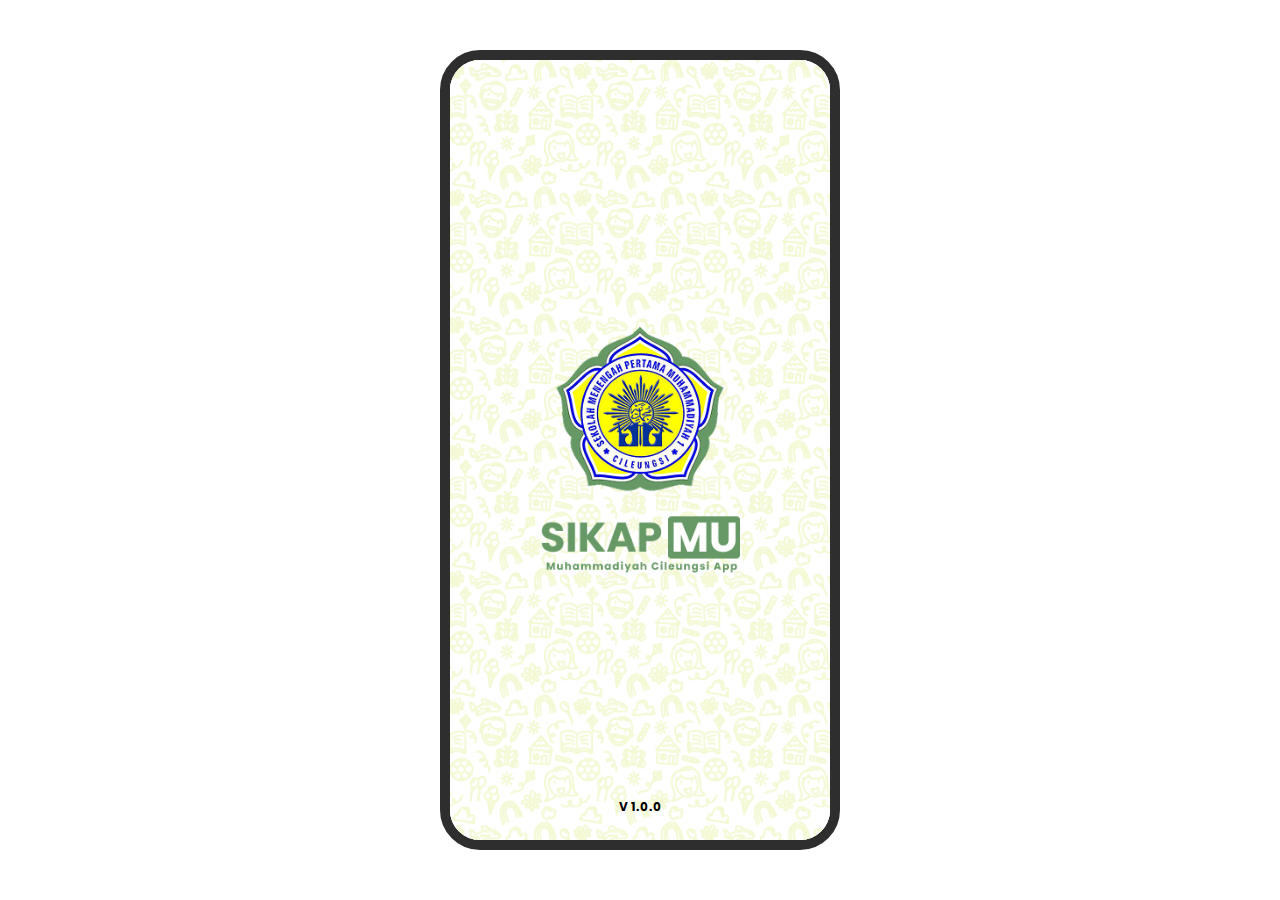
<file: index.html>
<!DOCTYPE html>
<html lang="en">

<head>
    <meta charset="UTF-8" />
    <meta name="viewport" content="width=device-width, initial-scale=1.0" />
    <link rel="icon" type="image/png" href="./image/logo.png" />
    <link rel="stylesheet" href="./css/styles.css" />
    <title>SIKAPMU</title>
</head>

<body>
    <div class="wrapper">

        <!-- ===== Splash Screen ===== -->
        <section id="screenSplash" class="screen is-active" aria-hidden="false">
            <div class="pattern-bg"></div>

            <div class="splash-center">
                <!-- Ganti src sesuai file logo kamu -->
                <img class="logo" src="./image/logo.png" alt="Logo SMP Muhammadiyah 1 Cileungsi" />

                <img class="text-logo" src="./image/text_logo.png" alt="SIKAPMU - Muhammadiyah Cileungsi App" />

            </div>

            <div class="version">V 1.0.0</div>
        </section>

        <!-- ===== Welcome Screen ===== -->
        <section id="screenWelcome" class="screen" aria-hidden="true">
            <div class="pattern-bg"></div>

            <div class="welcome-logo-wrap">
                <img class="logo logo--welcome" src="./image/logo.png" alt="Logo SMP Muhammadiyah 1 Cileungsi" />
            </div>

            <div class="welcome-card">
                <h2 class="welcome-title">
                    Selamat Datang di <span class="welcome-brand">SIKAPMU</span>
                </h2>
                <p class="welcome-sub">Sekolahnya Para Pemimpin</p>

                <button id="btnGetStarted" class="btn-primary" type="button">
                    Let's Get Started
                </button>
            </div>
        </section>

    </div>

    <script src="./js/main.js"></script>
</body>

</html>
</file>
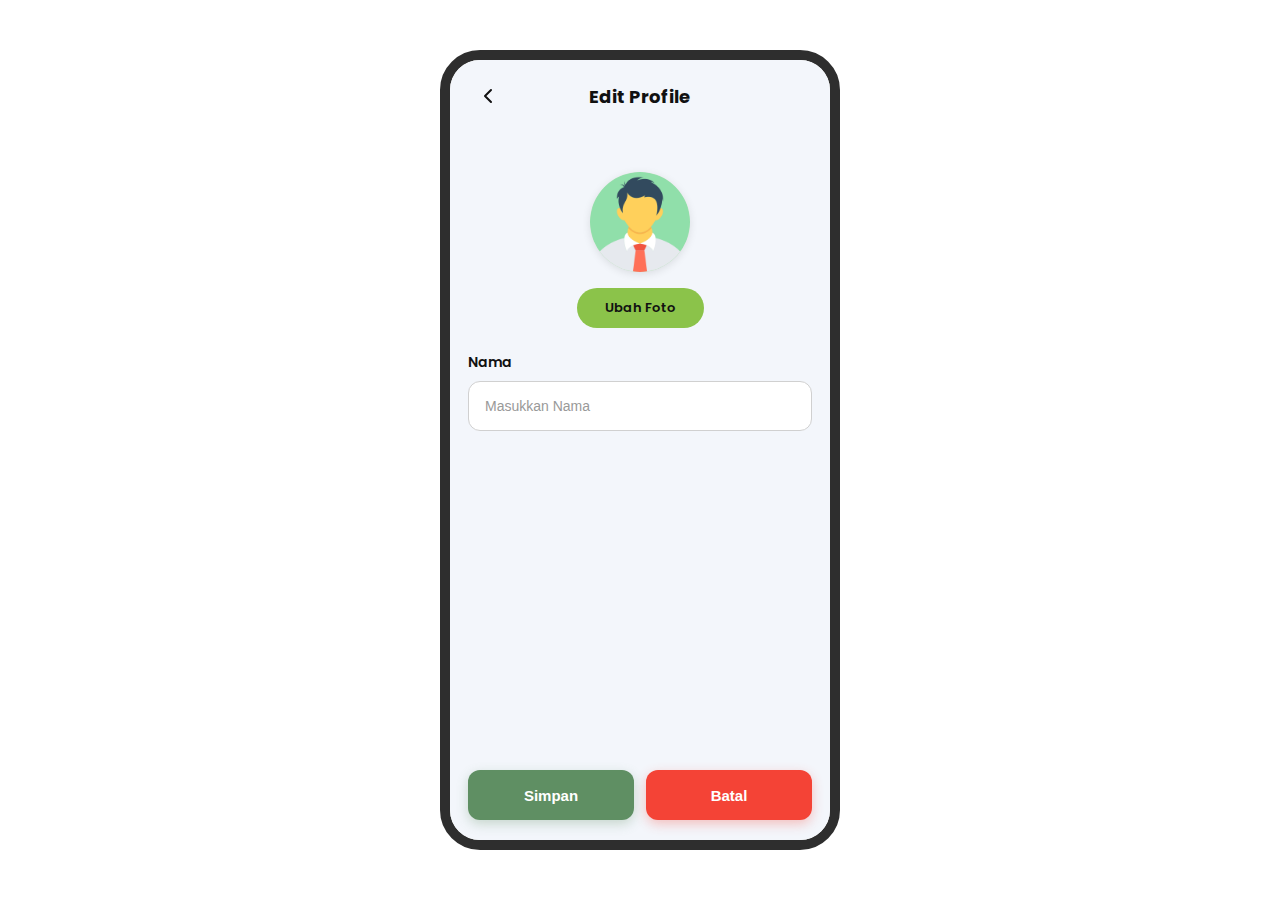
<file: editprofile.html>
<!DOCTYPE html>
<html lang="id">

<head>
    <meta charset="UTF-8" />
    <meta name="viewport" content="width=device-width, initial-scale=1.0" />
    <link rel="icon" type="image/png" href="./image/logo.png" />
    <link rel="stylesheet" href="./css/styles.css" />
    <title>SIKAPMU</title>
</head>

<body>
    <div class="wrapper">
        <section class="editprofile-page">

            <!-- Header -->
            <div class="editprofile-header">
                <button class="btn-back-header" onclick="window.location.href='profile.html'">
                    <svg width="24" height="24" viewBox="0 0 24 24" fill="none">
                        <path d="M15 18l-6-6 6-6" stroke="#111" stroke-width="2" stroke-linecap="round"
                            stroke-linejoin="round" />
                    </svg>
                </button>
                <h1 class="editprofile-title">Edit Profile</h1>
                <div class="header-spacer"></div>
            </div>

            <!-- Content -->
            <div class="editprofile-content">

                <!-- Avatar Section -->
                <div class="avatar-section">
                    <div class="avatar-circle">
                        <img src="./image/avatar.png" alt="Avatar" id="avatarPreview">
                    </div>
                    <input type="file" id="avatarInput" class="file-input" accept="image/*">
                    <label for="avatarInput" class="btn-ubah-foto">Ubah Foto</label>
                </div>

                <!-- Form -->
                <div class="editprofile-form">
                    <div class="form-group">
                        <label class="form-label">Nama</label>
                        <input type="text" class="form-input" id="namaInput" placeholder="Masukkan Nama">
                    </div>
                </div>

                <!-- Action Buttons -->
                <div class="editprofile-actions">
                    <button class="btn-simpan">Simpan</button>
                    <button class="btn-batal" onclick="window.location.href='profile.html'">Batal</button>
                </div>

            </div>

        </section>
    </div>

    <script src="./js/main.js"></script>
    <script src="./js/editprofile.js"></script>
</body>

</html>
</file>
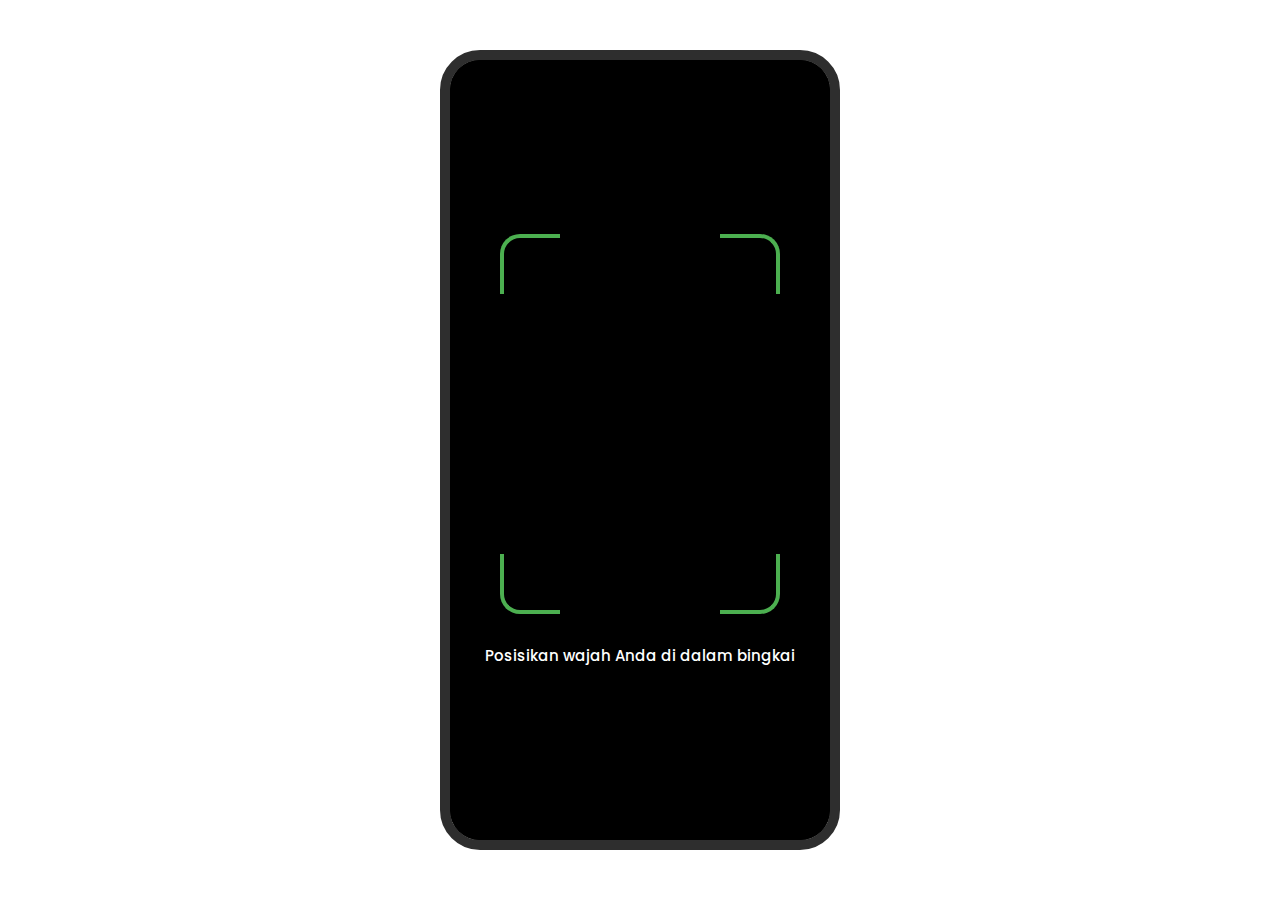
<file: face-recognition.html>
<!DOCTYPE html>
<html lang="id">

<head>
    <meta charset="UTF-8" />
    <meta name="viewport" content="width=device-width, initial-scale=1.0" />
    <link rel="icon" type="image/png" href="./image/logo.png" />
    <link rel="stylesheet" href="./css/styles.css" />
    <title>SIKAPMU</title>
</head>

<body>
    <div class="wrapper">
        <section class="face-recognition-page">

            <!-- Camera Container -->
            <div class="camera-container">
                <video id="video" autoplay playsinline></video>
                <canvas id="canvas" style="display: none;"></canvas>

                <!-- Face Frame dengan sudut hijau -->
                <div class="face-scan-overlay">
                    <div class="scan-frame">
                        <!-- Corner kiri atas -->
                        <div class="corner corner-tl"></div>
                        <!-- Corner kanan atas -->
                        <div class="corner corner-tr"></div>
                        <!-- Corner kiri bawah -->
                        <div class="corner corner-bl"></div>
                        <!-- Corner kanan bawah -->
                        <div class="corner corner-br"></div>

                        <!-- Scanning line animation -->
                        <div class="scan-line" id="scanLine"></div>
                    </div>

                    <!-- Text instruction -->
                    <p class="scan-instruction">Posisikan wajah Anda di dalam bingkai</p>
                </div>
            </div>

            <!-- Success Popup (hidden by default) -->
            <div class="success-popup" id="successPopup">
                <div class="success-content">
                    <div class="success-icon">
                        <svg width="60" height="60" viewBox="0 0 60 60">
                            <circle cx="30" cy="30" r="28" fill="#4CAF50" />
                            <path d="M20 30l8 8 12-16" stroke="white" stroke-width="4" stroke-linecap="round"
                                stroke-linejoin="round" fill="none" />
                        </svg>
                    </div>
                    <h2 class="success-title">PRESENSI MASUK BERHASIL</h2>
                    <p class="success-name">Rangga Wijaya</p>
                    <p class="success-time" id="successTime">Rabu, 19 Maret 2025 Pukul 06.48</p>
                    <button class="btn-ok" onclick="window.location.href='home.html'">OK</button>
                </div>
            </div>

        </section>
    </div>

    <script src="./js/face-recognition.js"></script>
</body>

</html>
</file>
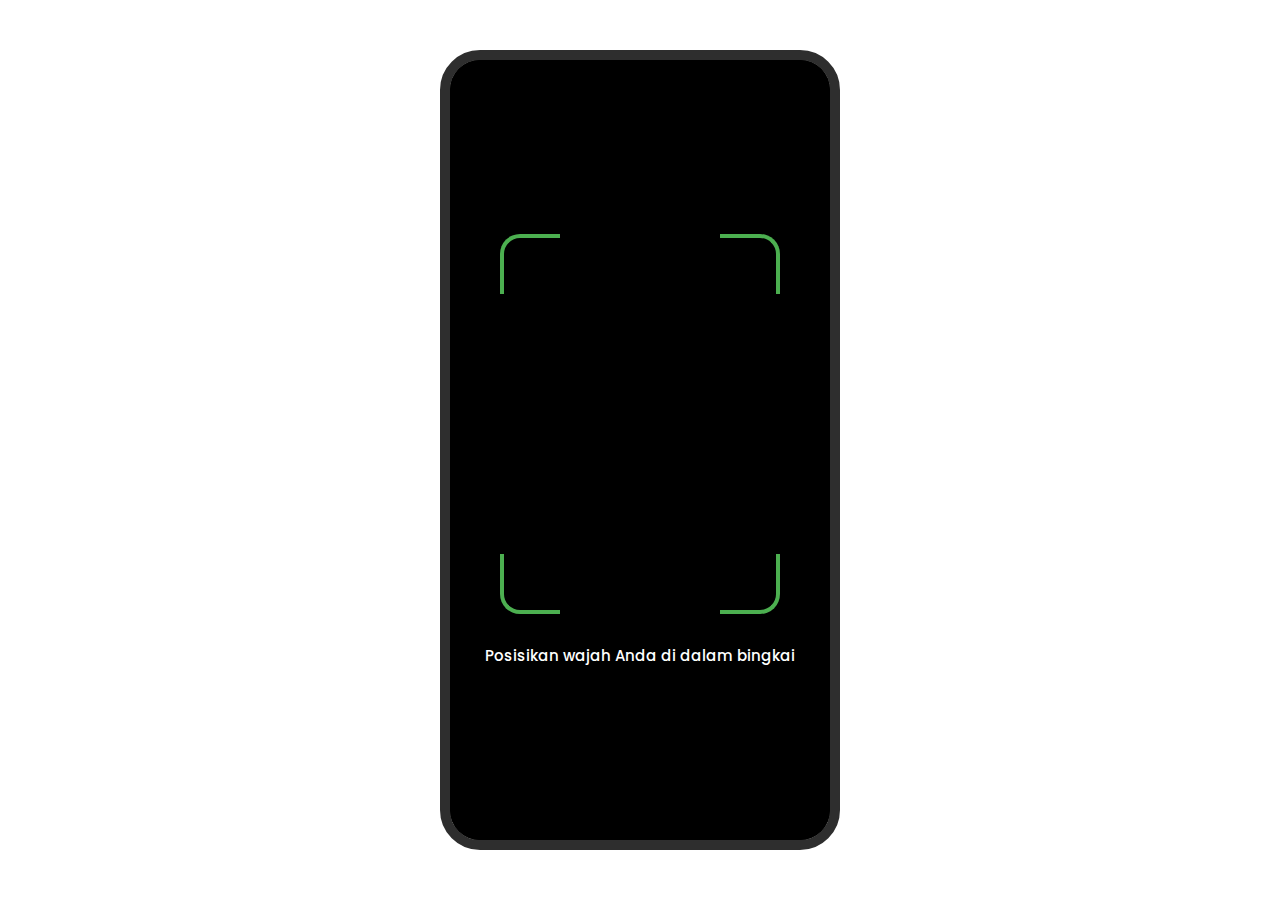
<file: face-recognition_pulang.html>
<!DOCTYPE html>
<html lang="id">

<head>
    <meta charset="UTF-8" />
    <meta name="viewport" content="width=device-width, initial-scale=1.0" />
    <link rel="icon" type="image/png" href="./image/logo.png" />
    <link rel="stylesheet" href="./css/styles.css" />
    <title>SIKAPMU</title>
</head>

<body>
    <div class="wrapper">
        <section class="face-recognition-page">

            <!-- Camera Container -->
            <div class="camera-container">
                <video id="video" autoplay playsinline></video>

                <!-- Face Scan Overlay -->
                <div class="face-scan-overlay">
                    <div class="scan-frame">
                        <!-- Corner Brackets -->
                        <div class="corner corner-tl"></div>
                        <div class="corner corner-tr"></div>
                        <div class="corner corner-bl"></div>
                        <div class="corner corner-br"></div>

                        <!-- Scanning Line -->
                        <div class="scan-line" id="scanLine"></div>
                    </div>

                    <p class="scan-instruction">Posisikan wajah Anda di dalam bingkai</p>
                </div>
            </div>

            <!-- Success Popup -->
            <div class="success-popup" id="successPopup">
                <div class="success-content">
                    <svg class="success-icon" width="60" height="60" viewBox="0 0 24 24" fill="none">
                        <circle cx="12" cy="12" r="10" stroke="#4CAF50" stroke-width="2" fill="none" />
                        <path d="M9 12l2 2 4-4" stroke="#4CAF50" stroke-width="2" stroke-linecap="round"
                            stroke-linejoin="round" />
                    </svg>
                    <h2 class="success-title">PRESENSI PULANG BERHASIL</h2>
                    <p class="success-name" id="successName">Rangga Wijaya</p>
                    <p class="success-time" id="successTime">Rabu, 19 Maret 2025 Pukul 15.30</p>
                    <button class="btn-ok" onclick="window.location.href='home.html'">OK</button>
                </div>
            </div>

        </section>
    </div>

    <script src="./js/main.js"></script>
    <script src="./js/face-recognition-pulang.js"></script>
</body>

</html>
</file>
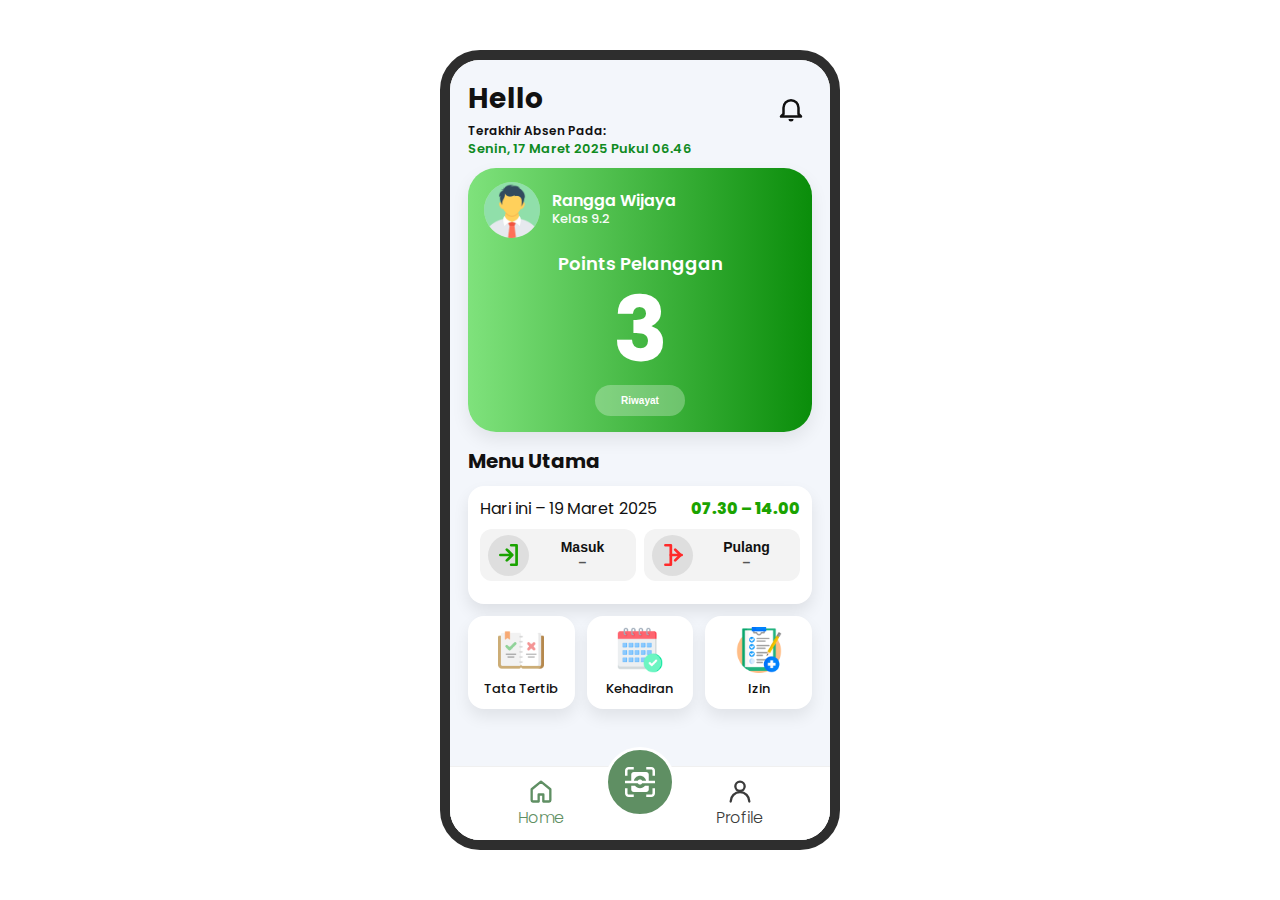
<file: home.html>
<!DOCTYPE html>
<html lang="id">

<head>
    <meta charset="UTF-8" />
    <meta name="viewport" content="width=device-width, initial-scale=1.0" />
    <link rel="icon" type="image/png" href="./image/logo.png" />
    <link rel="stylesheet" href="./css/styles.css" />
    <title>SIKAPMU</title>
</head>

<body>
    <div class="wrapper">
        <section class="home-page">
            <div class="home-scroll">

                <!-- TOP HEADER -->
                <header class="home-top">
                    <div>
                        <h1 class="home-hello">Hello</h1>
                        <p class="home-sub">Terakhir Absen Pada:</p>
                        <p class="home-last">Senin, 17 Maret 2025 Pukul 06.46</p>
                    </div>

                <div class="notif-container">
                    <button class="notif-btn" type="button" aria-label="Notifikasi" onclick="toggleNotif()">
                        <!-- bell icon -->
                        <svg width="30" height="30" viewBox="0 0 24 24" fill="none">
                            <path d="M12 22a2 2 0 0 0 2-2H10a2 2 0 0 0 2 2Z" fill="#111" />
                            <path d="M18 16v-5a6 6 0 0 0-12 0v5l-2 2h16l-2-2Z" stroke="#111" stroke-width="2" stroke-linejoin="round" />
                        </svg>
                        <span class="badge" id="notifBadge" style="display: none;">0</span>
                    </button>
                
                    <div class="notif-dropdown" id="notifDropdown">
                        <div class="notif-header">
                            <h3>Notifikasi</h3>
                            <span class="notif-count" id="notifCount">0</span>
                        </div>
                        <ul class="notif-list" id="notifList">
                            <!-- Notifikasi akan dimuat di sini -->
                        </ul>
                        <div class="notif-empty" id="notifEmpty">
                            <p>Tidak ada notifikasi</p>
                        </div>
                    </div>
                </div>
                </header>

                <!-- POINTS CARD -->
                <section class="points-card">
                    <div class="points-top">
                        <div class="avatar">
                            <img src="./image/avatar.png" alt="Avatar" />
                        </div>
                        <div class="points-user">
                            <div class="points-name">Rangga Wijaya</div>
                            <div class="points-class">Kelas 9.2</div>
                        </div>
                    </div>

                    <div class="points-mid">
                        <div class="points-label">Points Pelanggan</div>
                        <div class="points-value">3</div>
                        <button class="points-btn" type="button" onclick="window.location.href='riwayat.html'">
                            Riwayat
                        </button>
                    </div>
                </section>

                <!-- MENU UTAMA -->
                <h2 class="section-title">Menu Utama</h2>

                <section class="schedule-card">
                    <div class="schedule-head">
                        <div class="schedule-date">Hari ini – 19 Maret 2025</div>
                        <div class="schedule-time">07.30 – 14.00</div>
                    </div>

                    <div class="schedule-actions">
                        <button class="act-card" type="button" onclick="window.location.href='masuk.html'">
                            <span class="act-ic green">
                                <!-- masuk icon -->
                                <svg width="26" height="26" viewBox="0 0 24 24" fill="none">
                                    <path d="M10 17l5-5-5-5" stroke="#1aa300" stroke-width="2.5" stroke-linecap="round"
                                        stroke-linejoin="round" />
                                    <path d="M4 12h10" stroke="#1aa300" stroke-width="2.5" stroke-linecap="round" />
                                    <path d="M14 3h5v18h-5" stroke="#1aa300" stroke-width="2.5" stroke-linecap="round"
                                        stroke-linejoin="round" />
                                </svg>
                            </span>
                            <div class="act-text">
                                <div class="act-title">Masuk</div>
                                <div class="act-sub">–</div>
                            </div>
                        </button>

                        <button class="act-card" type="button" onclick="window.location.href='pulang.html'">
                            <span class="act-ic red">
                                <!-- pulang icon -->
                                <svg width="26" height="26" viewBox="0 0 24 24" fill="none">
                                    <path d="M14 7l5 5-5 5" stroke="#ff2a2a" stroke-width="2.5" stroke-linecap="round"
                                        stroke-linejoin="round" />
                                    <path d="M10 12h10" stroke="#ff2a2a" stroke-width="2.5" stroke-linecap="round" />
                                    <path d="M5 3h5v18H5" stroke="#ff2a2a" stroke-width="2.5" stroke-linecap="round"
                                        stroke-linejoin="round" />
                                </svg>
                            </span>
                            <div class="act-text">
                                <div class="act-title">Pulang</div>
                                <div class="act-sub">–</div>
                            </div>
                        </button>
                    </div>
                </section>

                <!-- QUICK MENU 3 -->
                <section class="quick-menu">
                    <a class="menu-tile" href="tata_tertib.html">
                        <img src="./image/tata_tertib.png" alt="Tata Tertib" />
                        <div>Tata Tertib</div>
                    </a>

                    <a class="menu-tile" href="kehadiran.html">
                        <img src="./image/kehadiran.png" alt="Kehadiran" />
                        <div>Kehadiran</div>
                    </a>

                    <a class="menu-tile" href="izin.html">
                        <img src="./image/izin.png" alt="Izin" />
                        <div>Izin</div>
                    </a>
                </section>

                <div class="home-bottom-space"></div>
            </div>

            <!-- BOTTOM NAV -->
            <nav class="bottom-nav" aria-label="Bottom Navigation">
                <a class="nav-item active" href="home.html">
                    <svg width="28" height="28" viewBox="0 0 24 24" fill="none">
                        <path d="M4 10.5 12 4l8 6.5V20a1 1 0 0 1-1 1h-5v-6H10v6H5a1 1 0 0 1-1-1v-9.5Z"
                            stroke="currentColor" stroke-width="2" stroke-linejoin="round" />
                    </svg>
                    <span>Home</span>
                </a>

                <button class="nav-fab" type="button" aria-label="Presensi" id="navFabBtn">
                    <svg id="Layer_1" width="30" height="30" viewBox="0 0 24 24" xmlns="http://www.w3.org/2000/svg" data-name="Layer 1">
                        <path fill="white"
                            d="m2 7h-2v-4c0-1.654 1.346-3 3-3h4v2h-4c-.551 0-1 .448-1 1zm19-7h-4v2h4c.551 0 1 .448 1 1v4h2v-4c0-1.654-1.346-3-3-3zm1 21c0 .552-.449 1-1 1h-4v2h4c1.654 0 3-1.346 3-3v-4h-2zm-20 0v-4h-2v4c0 1.654 1.346 3 3 3h4v-2h-4c-.551 0-1-.448-1-1zm17-3v-3h-3.022c-.913 1.208-2.347 2-3.978 2s-3.065-.792-3.978-2h-3.022v3c0 1.105.895 2 2 2h10c1.105 0 2-.895 2-2zm0-7h5v2h-10.278c-.347.595-.984 1-1.722 1s-1.376-.405-1.722-1h-10.278v-2h5v-5c0-1.103.897-2 2-2h10c1.103 0 2 .897 2 2zm-2.101 0c-.463-2.282-2.48-4-4.899-4s-4.436 1.718-4.899 4h3.177c.347-.595.984-1 1.722-1s1.376.405 1.722 1z" />
                    </svg>
                </button>

                <a class="nav-item" href="profile.html">
                    <svg width="28" height="28" viewBox="0 0 24 24" fill="none">
                        <path d="M12 12a4 4 0 1 0-4-4 4 4 0 0 0 4 4Z" stroke="currentColor" stroke-width="2" />
                        <path d="M4 21a8 8 0 0 1 16 0" stroke="currentColor" stroke-width="2" stroke-linecap="round" />
                    </svg>
                    <span>Profile</span>
                </a>
            </nav>
        </section>
    </div>
    <script src="./js/main.js"></script>
</body>

</html>
</file>
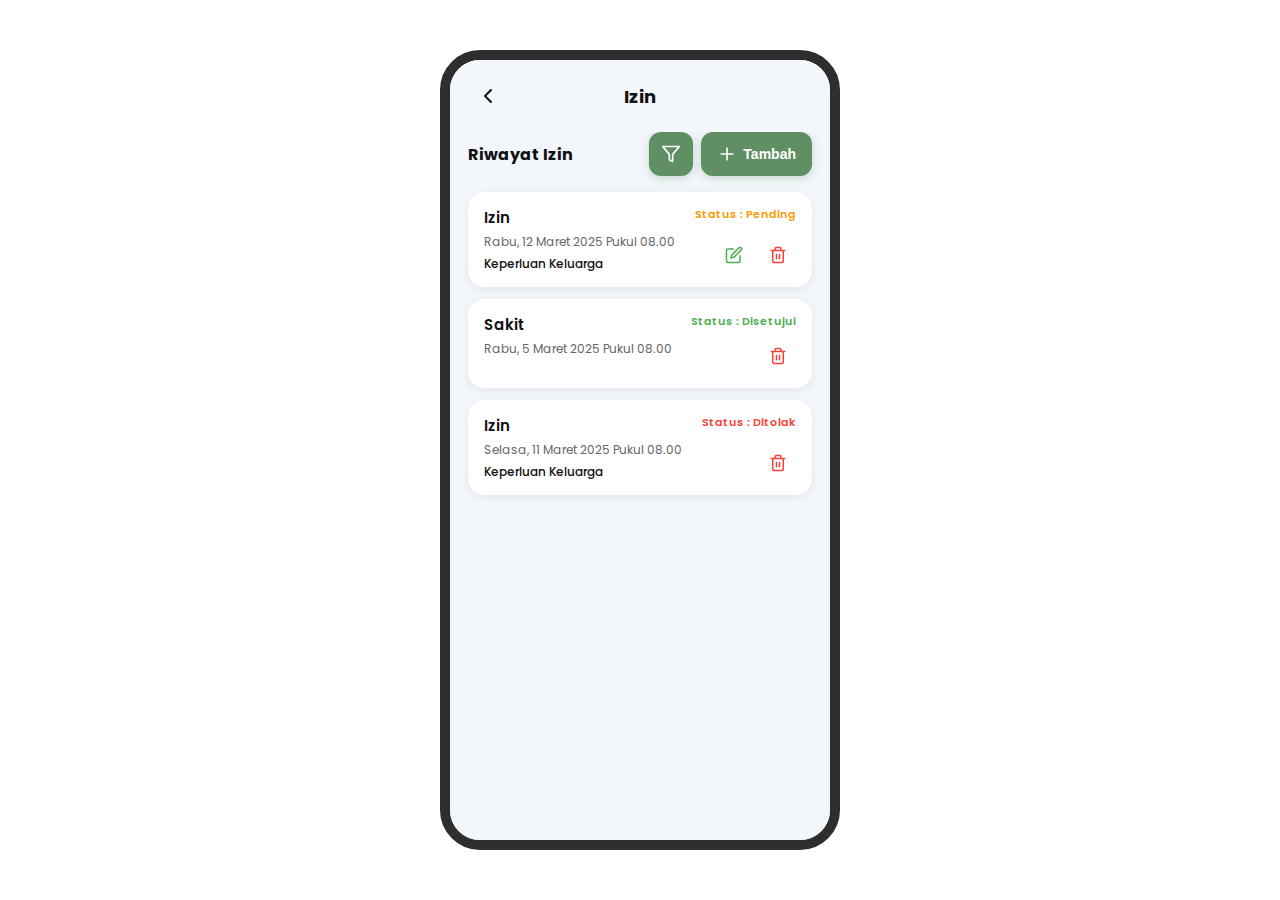
<file: izin.html>
<!DOCTYPE html>
<html lang="id">

<head>
    <meta charset="UTF-8" />
    <meta name="viewport" content="width=device-width, initial-scale=1.0" />
    <link rel="icon" type="image/png" href="./image/logo.png" />
    <link rel="stylesheet" href="./css/styles.css" />
    <title>SIKAPMU</title>
</head>

<body>
    <div class="wrapper">
        <section class="izin-page">

            <!-- Header -->
            <div class="izin-header">
                <button class="btn-back-header" onclick="window.location.href='home.html'">
                    <svg width="24" height="24" viewBox="0 0 24 24" fill="none">
                        <path d="M15 18l-6-6 6-6" stroke="#111" stroke-width="2" stroke-linecap="round"
                            stroke-linejoin="round" />
                    </svg>
                </button>
                <h1 class="izin-title">Izin</h1>
                <div class="header-spacer"></div>
            </div>

            <!-- Scrollable Content -->
            <div class="izin-scroll">

                <!-- Top Actions -->
                <div class="izin-top-actions">
                    <h2 class="izin-section-title">Riwayat Izin</h2>
                    <div class="izin-buttons">
                        <button class="btn-filter" id="btnFilter">
                            <svg width="20" height="20" viewBox="0 0 24 24" fill="none">
                                <path d="M22 3H2l8 9.46V19l4 2v-8.54L22 3z" stroke="white" stroke-width="2"
                                    stroke-linecap="round" stroke-linejoin="round" fill="none" />
                            </svg>
                        </button>
                        <button class="btn-tambah" onclick="window.location.href='tambahizin.html'">
                            <svg width="20" height="20" viewBox="0 0 24 24" fill="none">
                                <path d="M12 5v14M5 12h14" stroke="white" stroke-width="2" stroke-linecap="round" />
                            </svg>
                            Tambah
                        </button>
                    </div>
                </div>

                <!-- Filter Dropdown -->
                <div class="filter-dropdown" id="filterDropdown">
                    <button class="filter-option" data-filter="semua">Semua</button>
                    <button class="filter-option" data-filter="izin">Izin</button>
                    <button class="filter-option" data-filter="sakit">Sakit</button>
                </div>

                <!-- List Izin -->
                <div class="izin-list" id="izinList">

                    <!-- Item 1 - Pending -->
                    <div class="izin-item" data-jenis="izin">
                        <div class="izin-item-content">
                            <h3 class="izin-item-title">Izin</h3>
                            <p class="izin-item-date">Rabu, 12 Maret 2025 Pukul 08.00</p>
                            <p class="izin-item-keterangan">Keperluan Keluarga</p>
                        </div>
                        <div class="izin-item-right">
                            <span class="izin-status pending">Status : Pending</span>
                            <div class="izin-actions">
                                <button class="btn-edit">
                                    <svg width="18" height="18" viewBox="0 0 24 24" fill="none">
                                        <path d="M11 4H4a2 2 0 0 0-2 2v14a2 2 0 0 0 2 2h14a2 2 0 0 0 2-2v-7"
                                            stroke="#4CAF50" stroke-width="2" stroke-linecap="round"
                                            stroke-linejoin="round" />
                                        <path d="M18.5 2.5a2.121 2.121 0 0 1 3 3L12 15l-4 1 1-4 9.5-9.5z"
                                            stroke="#4CAF50" stroke-width="2" stroke-linecap="round"
                                            stroke-linejoin="round" />
                                    </svg>
                                </button>
                                <button class="btn-delete">
                                    <svg width="18" height="18" viewBox="0 0 24 24" fill="none">
                                        <path
                                            d="M3 6h18M19 6v14a2 2 0 0 1-2 2H7a2 2 0 0 1-2-2V6m3 0V4a2 2 0 0 1 2-2h4a2 2 0 0 1 2 2v2M10 11v6M14 11v6"
                                            stroke="#F44336" stroke-width="2" stroke-linecap="round"
                                            stroke-linejoin="round" />
                                    </svg>
                                </button>
                            </div>
                        </div>
                    </div>

                    <!-- Item 2 - Disetujui -->
                    <div class="izin-item" data-jenis="sakit">
                        <div class="izin-item-content">
                            <h3 class="izin-item-title">Sakit</h3>
                            <p class="izin-item-date">Rabu, 5 Maret 2025 Pukul 08.00</p>
                            <p class="izin-item-keterangan"></p>
                        </div>
                        <div class="izin-item-right">
                            <span class="izin-status disetujui">Status : Disetujui</span>
                            <div class="izin-actions">
                                <button class="btn-delete">
                                    <svg width="18" height="18" viewBox="0 0 24 24" fill="none">
                                        <path
                                            d="M3 6h18M19 6v14a2 2 0 0 1-2 2H7a2 2 0 0 1-2-2V6m3 0V4a2 2 0 0 1 2-2h4a2 2 0 0 1 2 2v2M10 11v6M14 11v6"
                                            stroke="#F44336" stroke-width="2" stroke-linecap="round"
                                            stroke-linejoin="round" />
                                    </svg>
                                </button>
                            </div>
                        </div>
                    </div>

                    <!-- Item 3 - Ditolak -->
                    <div class="izin-item" data-jenis="izin">
                        <div class="izin-item-content">
                            <h3 class="izin-item-title">Izin</h3>
                            <p class="izin-item-date">Selasa, 11 Maret 2025 Pukul 08.00</p>
                            <p class="izin-item-keterangan">Keperluan Keluarga</p>
                        </div>
                        <div class="izin-item-right">
                            <span class="izin-status ditolak">Status : Ditolak</span>
                            <div class="izin-actions">
                                <button class="btn-delete">
                                    <svg width="18" height="18" viewBox="0 0 24 24" fill="none">
                                        <path
                                            d="M3 6h18M19 6v14a2 2 0 0 1-2 2H7a2 2 0 0 1-2-2V6m3 0V4a2 2 0 0 1 2-2h4a2 2 0 0 1 2 2v2M10 11v6M14 11v6"
                                            stroke="#F44336" stroke-width="2" stroke-linecap="round"
                                            stroke-linejoin="round" />
                                    </svg>
                                </button>
                            </div>
                        </div>
                    </div>

                </div>

            </div>

        </section>
    </div>

    <script src="./js/main.js"></script>
    <script src="./js/izin.js"></script>
</body>

</html>
</file>
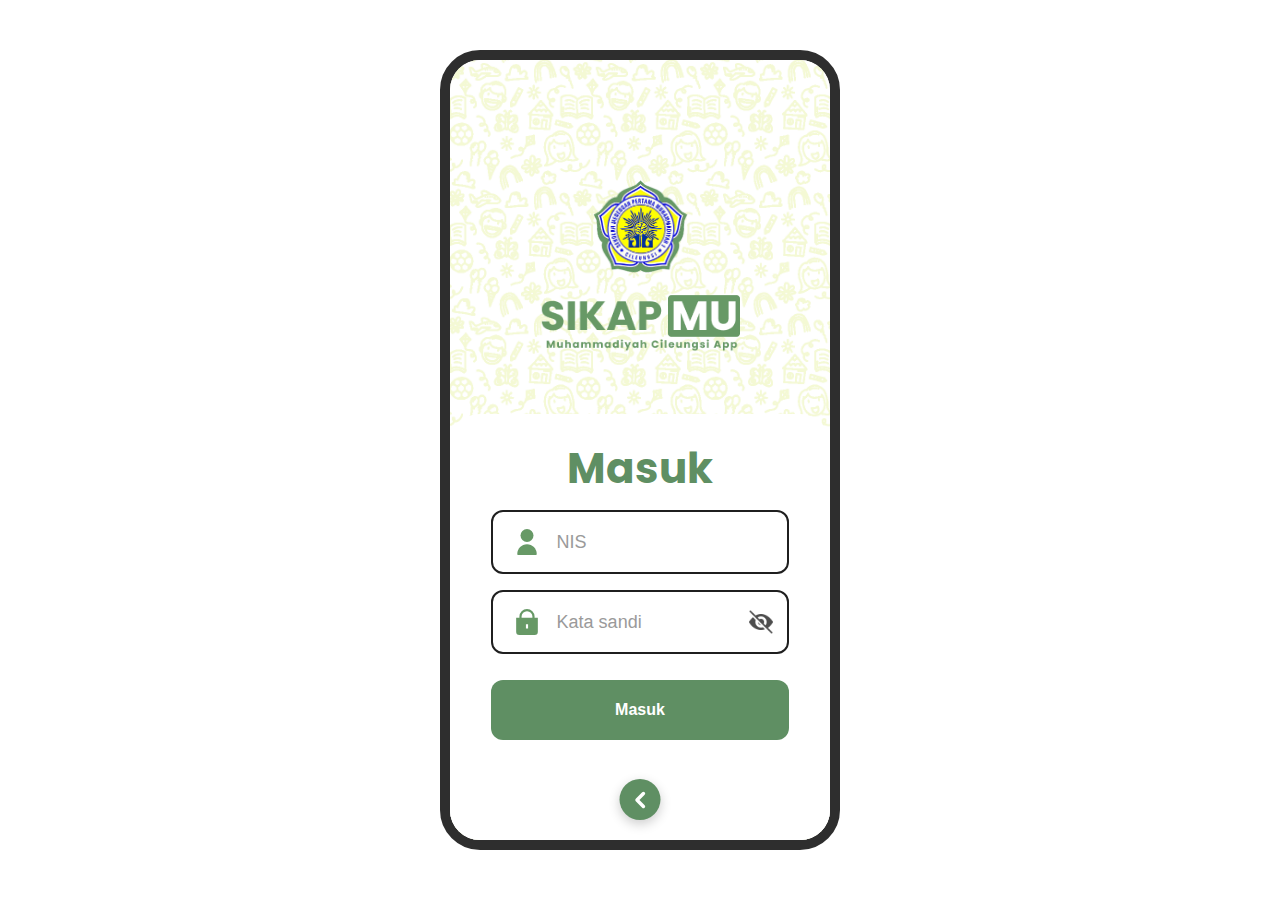
<file: login.html>
<!DOCTYPE html>
<html lang="en">

<head>
    <meta charset="UTF-8" />
    <meta name="viewport" content="width=device-width, initial-scale=1.0" />
    <link rel="icon" type="image/png" href="./image/logo.png" />
    <link rel="stylesheet" href="./css/styles.css" />
    <title>SIKAPMU</title>
</head>

<body>
    <div class="wrapper">

        <section class="login-page">
            <div class="pattern-bg"></div>

            <!-- Header (logo + brand) -->
            <div class="login-header">
                <img class="login-logo" src="./image/logo.png" alt="Logo SMP Muhammadiyah 1 Cileungsi" />
                <img class="text-logo" src="./image/text_logo.png" alt="SIKAPMU - Muhammadiyah Cileungsi App" />
            </div>

            <!-- Card putih bawah -->
            <div class="login-card">
                <h2 class="login-title">Masuk</h2>

                <form class="login-form" autocomplete="off">
                    <!-- NIS -->
                    <div class="input-box">
                        <span class="input-icon" aria-hidden="true">
                            <svg xmlns="http://www.w3.org/2000/svg" xmlns:xlink="http://www.w3.org/1999/xlink"
                                version="1.1" id="Capa_1" x="0px" y="0px" viewBox="0 0 512 512"
                                style="enable-background:new 0 0 512 512;" xml:space="preserve" width="26" height="512">
                                <g>
                                    <circle fill="#679966" cx="256" cy="128" r="128" />
                                    <path fill="#679966"
                                        d="M256,298.667c-105.99,0.118-191.882,86.01-192,192C64,502.449,73.551,512,85.333,512h341.333   c11.782,0,21.333-9.551,21.333-21.333C447.882,384.677,361.99,298.784,256,298.667z" />
                                </g>
                            </svg>
                        </span>
                        <input type="text" name="nis" placeholder="NIS" />
                    </div>

                    <!-- Password -->
                    <div class="input-box">
                        <span class="input-icon" aria-hidden="true">
                            <svg xmlns="http://www.w3.org/2000/svg" id="Layer_1" data-name="Layer 1" viewBox="0 0 24 24"
                                width="26" height="26">
                                <path fill="#679966"
                                    d="M19,8V7A7,7,0,0,0,5,7V8H2V21a3,3,0,0,0,3,3H19a3,3,0,0,0,3-3V8ZM13,18H11V14h2ZM17,8H7V7A5,5,0,0,1,17,7Z" />
                            </svg>
                        </span>
                        <input type="password" name="password" id="password" class="password-input"
                            placeholder="Kata sandi">
                        <img src="./image/hidden.png" id="eyeicon">
                    </div>

                    <button class="btn-primary btn-login" type="button"
                        onclick="window.location.href='home.html'">Masuk</button>
                </form>
                <button class="btn-back" type="button" aria-label="Kembali" onclick="window.location.href='index.html'">
                    <svg width="28" height="28" viewBox="0 0 24 24" fill="none">
                        <path d="M14.5 6.5 9 12l5.5 5.5" stroke="#fff" stroke-width="3" stroke-linecap="round"
                            stroke-linejoin="round" />
                    </svg>
                </button>
            </div>
        </section>

    </div>

    <script src="./js/main.js"></script>
</body>

</html>
</file>
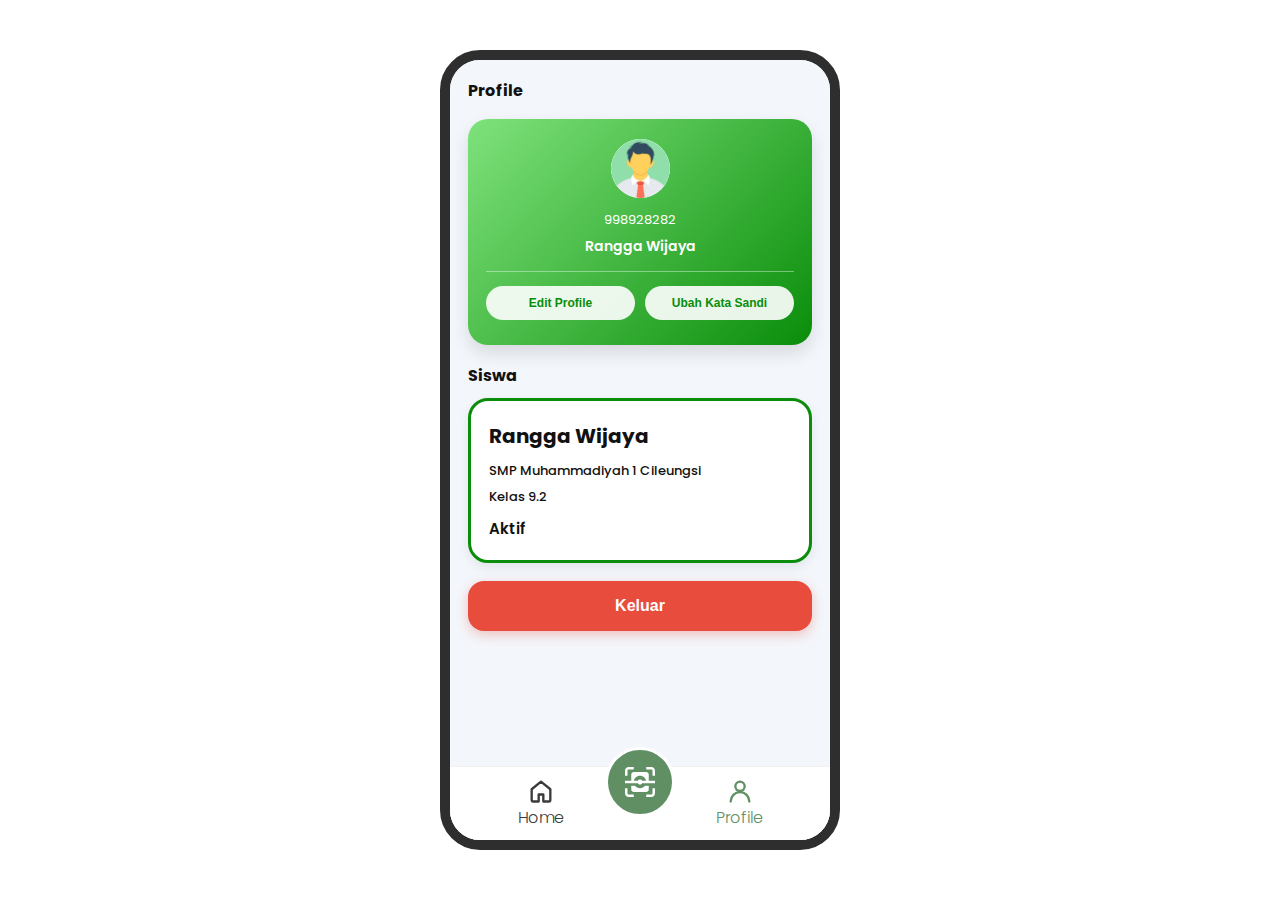
<file: profile.html>
<!DOCTYPE html>
<html lang="id">

<head>
    <meta charset="UTF-8" />
    <meta name="viewport" content="width=device-width, initial-scale=1.0" />
    <link rel="icon" type="image/png" href="./image/logo.png" />
    <link rel="stylesheet" href="./css/styles.css" />
    <title>SIKAPMU</title>
</head>

<body>
    <div class="wrapper">
        <section class="profile-page">
            <div class="profile-scroll">

                <!-- HEADER -->
                <h1 class="profile-header">Profile</h1>

                <!-- PROFILE CARD -->
                <section class="profile-card">
                    <div class="profile-avatar-wrap">
                        <img src="./image/avatar.png" alt="Avatar" class="profile-avatar" />
                    </div>
                    <div class="profile-id">998928282</div>
                    <div class="profile-name">Rangga Wijaya</div>

                    <div class="profile-divider"></div>

                    <div class="profile-actions">
                        <button class="profile-btn" type="button" onclick="window.location.href='editprofile.html'">Edit Profile</button>
                        <button class="profile-btn" type="button" onclick="window.location.href='ubahsandi.html'">Ubah Kata Sandi</button>
                    </div>
                </section>

                <!-- SISWA INFO -->
                <h2 class="siswa-title">Siswa</h2>

                <section class="siswa-card">
                    <h3 class="siswa-name">Rangga Wijaya</h3>
                    <p class="siswa-school">SMP Muhammadiyah 1 Cileungsi</p>
                    <p class="siswa-class">Kelas 9.2</p>
                    <p class="siswa-status">Aktif</p>
                </section>

                <!-- LOGOUT BUTTON -->
                <button class="btn-logout" type="button" onclick="window.location.href='login.html'">Keluar</button>

                <div class="profile-bottom-space"></div>
            </div>

            <!-- BOTTOM NAV -->
            <nav class="bottom-nav" aria-label="Bottom Navigation">
                <a class="nav-item" href="home.html">
                    <svg width="28" height="28" viewBox="0 0 24 24" fill="none">
                        <path d="M4 10.5 12 4l8 6.5V20a1 1 0 0 1-1 1h-5v-6H10v6H5a1 1 0 0 1-1-1v-9.5Z"
                            stroke="currentColor" stroke-width="2" stroke-linejoin="round" />
                    </svg>
                    <span>Home</span>
                </a>

                <button class="nav-fab" type="button" aria-label="Presensi">
                    <svg id="Layer_1" width="30" height="30" viewBox="0 0 24 24" xmlns="http://www.w3.org/2000/svg" data-name="Layer 1">
                        <path fill="white"
                            d="m2 7h-2v-4c0-1.654 1.346-3 3-3h4v2h-4c-.551 0-1 .448-1 1zm19-7h-4v2h4c.551 0 1 .448 1 1v4h2v-4c0-1.654-1.346-3-3-3zm1 21c0 .552-.449 1-1 1h-4v2h4c1.654 0 3-1.346 3-3v-4h-2zm-20 0v-4h-2v4c0 1.654 1.346 3 3 3h4v-2h-4c-.551 0-1-.448-1-1zm17-3v-3h-3.022c-.913 1.208-2.347 2-3.978 2s-3.065-.792-3.978-2h-3.022v3c0 1.105.895 2 2 2h10c1.105 0 2-.895 2-2zm0-7h5v2h-10.278c-.347.595-.984 1-1.722 1s-1.376-.405-1.722-1h-10.278v-2h5v-5c0-1.103.897-2 2-2h10c1.103 0 2 .897 2 2zm-2.101 0c-.463-2.282-2.48-4-4.899-4s-4.436 1.718-4.899 4h3.177c.347-.595.984-1 1.722-1s1.376.405 1.722 1z" />
                    </svg>
                </button>

                <a class="nav-item active" href="profile.html">
                    <svg width="28" height="28" viewBox="0 0 24 24" fill="none">
                        <path d="M12 12a4 4 0 1 0-4-4 4 4 0 0 0 4 4Z" stroke="currentColor" stroke-width="2" />
                        <path d="M4 21a8 8 0 0 1 16 0" stroke="currentColor" stroke-width="2" stroke-linecap="round" />
                    </svg>
                    <span>Profile</span>
                </a>
            </nav>
        </section>
    </div>
    <script src="./js/main.js"></script>
</body>

</html>
</file>
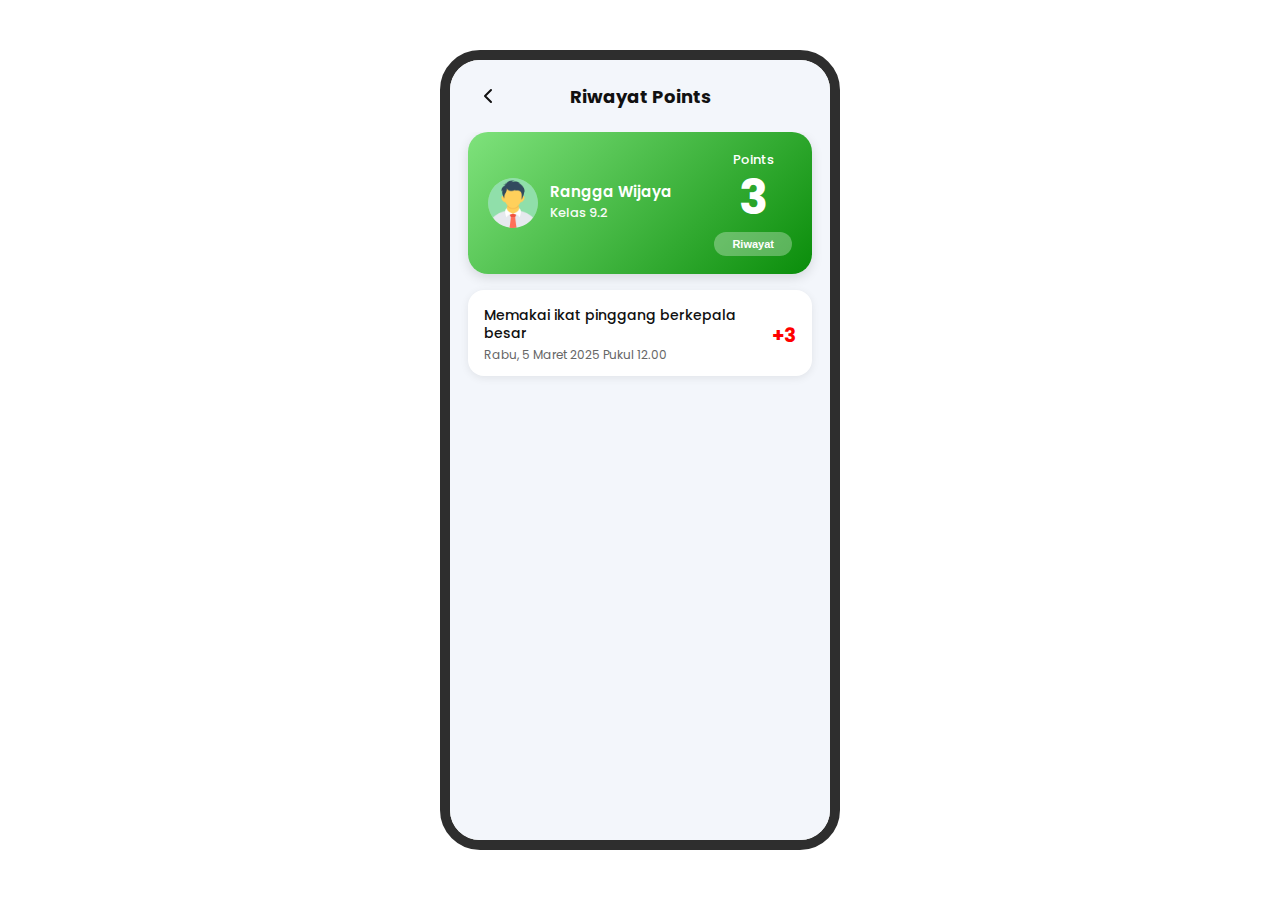
<file: riwayat.html>
<!DOCTYPE html>
<html lang="id">

<head>
    <meta charset="UTF-8" />
    <meta name="viewport" content="width=device-width, initial-scale=1.0" />
    <link rel="icon" type="image/png" href="./image/logo.png" />
    <link rel="stylesheet" href="./css/styles.css" />
    <title>SIKAPMU</title>
</head>

<body>
    <div class="wrapper">
        <section class="riwayat-page">

            <!-- Header -->
            <div class="riwayat-header">
                <button class="btn-back-header" onclick="window.location.href='home.html'">
                    <svg width="24" height="24" viewBox="0 0 24 24" fill="none">
                        <path d="M15 18l-6-6 6-6" stroke="#111" stroke-width="2" stroke-linecap="round"
                            stroke-linejoin="round" />
                    </svg>
                </button>
                <h1 class="riwayat-title">Riwayat Points</h1>
                <div class="header-spacer"></div>
            </div>

            <!-- Scrollable Content -->
            <div class="riwayat-scroll">

                <!-- Points Card -->
                <div class="riwayat-points-card">
                    <div class="riwayat-points-left">
                        <div class="riwayat-avatar">
                            <img src="./image/avatar.png" alt="Avatar" />
                        </div>
                        <div class="riwayat-user-info">
                            <div class="riwayat-user-name">Rangga Wijaya</div>
                            <div class="riwayat-user-class">Kelas 9.2</div>
                        </div>
                    </div>
                    <div class="riwayat-points-right">
                        <div class="riwayat-points-label">Points</div>
                        <div class="riwayat-points-value">3</div>
                        <button class="btn-riwayat-small" onclick="window.location.href='home.html'">Riwayat</button>
                    </div>
                </div>

                <!-- History List -->
                <div class="riwayat-list">
                    <!-- Item 1 - Contoh -->
                    <div class="riwayat-item">
                        <div class="riwayat-item-left">
                            <p class="riwayat-item-title">Memakai ikat pinggang berkepala besar</p>
                            <p class="riwayat-item-date">Rabu, 5 Maret 2025 Pukul 12.00</p>
                        </div>
                        <div class="riwayat-item-points positive">+3</div>
                    </div>

                    <!-- Sisanya kosong, akan diisi dari backend/database -->
                </div>

            </div>

        </section>
    </div>

    <script src="./js/main.js"></script>
</body>

</html>
</file>
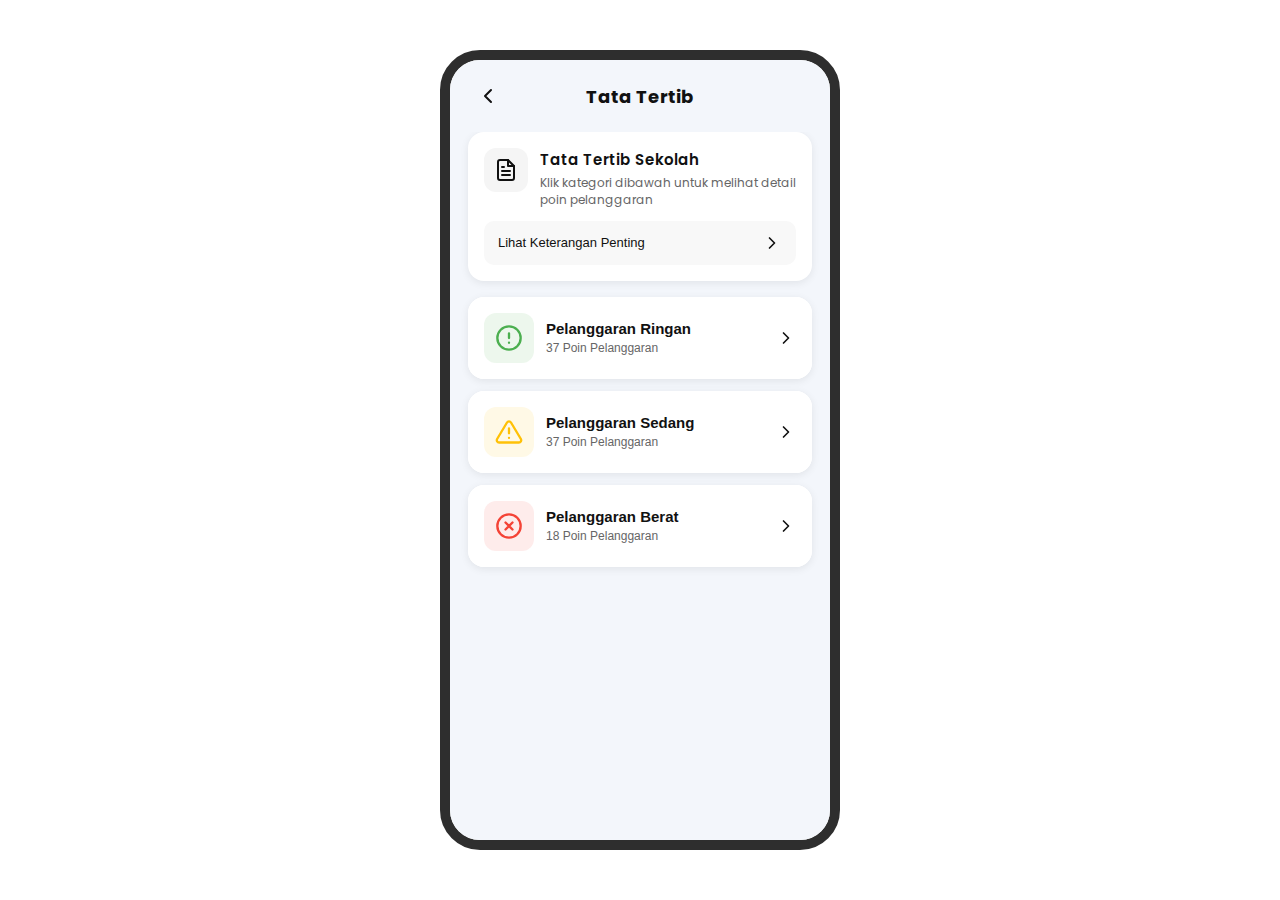
<file: tata_tertib.html>
<!DOCTYPE html>
<html lang="id">

<head>
    <meta charset="UTF-8" />
    <meta name="viewport" content="width=device-width, initial-scale=1.0" />
    <link rel="icon" type="image/png" href="./image/logo.png" />
    <link rel="stylesheet" href="./css/styles.css" />
    <title>SIKAPMU</title>
</head>

<body>
    <div class="wrapper">
        <section class="tata-tertib-page">

            <!-- Header -->
            <div class="tata-tertib-header">
                <button class="btn-back-header" onclick="window.location.href='home.html'">
                    <svg width="24" height="24" viewBox="0 0 24 24" fill="none">
                        <path d="M15 18l-6-6 6-6" stroke="#111" stroke-width="2" stroke-linecap="round"
                            stroke-linejoin="round" />
                    </svg>
                </button>
                <h1 class="tata-tertib-title">Tata Tertib</h1>
                <div class="header-spacer"></div>
            </div>

            <!-- Scrollable Content -->
            <div class="tata-tertib-scroll">

                <!-- Info Card dengan Dropdown -->
                <div class="tata-tertib-info-card">
                    <div class="info-card-header">
                        <div class="info-card-icon">
                            <svg width="24" height="24" viewBox="0 0 24 24" fill="none">
                                <path d="M14 2H6a2 2 0 0 0-2 2v16a2 2 0 0 0 2 2h12a2 2 0 0 0 2-2V8z" stroke="#111"
                                    stroke-width="2" stroke-linecap="round" stroke-linejoin="round" fill="none" />
                                <path d="M14 2v6h6M16 13H8M16 17H8M10 9H8" stroke="#111" stroke-width="2"
                                    stroke-linecap="round" stroke-linejoin="round" />
                            </svg>
                        </div>
                        <div class="info-card-text">
                            <h3 class="info-card-title">Tata Tertib Sekolah</h3>
                            <p class="info-card-desc">Klik kategori dibawah untuk melihat detail poin pelanggaran</p>
                        </div>
                    </div>

                    <!-- Dropdown Toggle -->
                    <button class="dropdown-toggle" onclick="toggleKeterangan()">
                        <span>Lihat Keterangan Penting</span>
                        <svg width="20" height="20" viewBox="0 0 24 24" fill="none" id="dropdownIcon">
                            <path d="M9 18l6-6-6-6" stroke="#111" stroke-width="2" stroke-linecap="round"
                                stroke-linejoin="round" />
                        </svg>
                    </button>

                    <!-- Dropdown Content -->
                    <div class="dropdown-content" id="keteranganContent">
                        <p>Berikut adalah keterangan penting terkait sistem poin pelanggaran:</p>
                        <ul>
                            <li>Poin akan terakumulasi selama masa studi</li>
                            <li>Setiap kategori memiliki bobot poin yang berbeda</li>
                            <li>Siswa dapat mengajukan keberatan melalui BK</li>
                            <li>Poin dapat dikurangi melalui prestasi atau kegiatan sosial</li>
                        </ul>
                    </div>
                </div>

                <!-- Kategori Accordion -->
                <div class="tata-tertib-categories">

                    <!-- Pelanggaran Ringan -->
                    <div class="category-accordion ringan">
                        <button class="category-toggle" onclick="toggleCategory('ringan')">
                            <div class="category-left">
                                <div class="category-icon">
                                    <svg width="28" height="28" viewBox="0 0 24 24" fill="none">
                                        <circle cx="12" cy="12" r="10" stroke="#4CAF50" stroke-width="2" fill="none" />
                                        <path d="M12 8v4M12 16h.01" stroke="#4CAF50" stroke-width="2"
                                            stroke-linecap="round" />
                                    </svg>
                                </div>
                                <div class="category-text">
                                    <h3 class="category-title">Pelanggaran Ringan</h3>
                                    <p class="category-subtitle">37 Poin Pelanggaran</p>
                                </div>
                            </div>
                            <svg width="20" height="20" viewBox="0 0 24 24" fill="none" class="category-arrow"
                                id="arrowRingan">
                                <path d="M9 18l6-6-6-6" stroke="#111" stroke-width="2" stroke-linecap="round"
                                    stroke-linejoin="round" />
                            </svg>
                        </button>
                        <div class="category-content" id="contentRingan">
                            <div class="pelanggaran-list">
                                <div class="pelanggaran-item">
                                    <span class="pelanggaran-text">Terlambat masuk kelas</span>
                                    <span class="pelanggaran-poin">-1</span>
                                </div>
                                <div class="pelanggaran-item">
                                    <span class="pelanggaran-text">Tidak memakai atribut lengkap</span>
                                    <span class="pelanggaran-poin">-2</span>
                                </div>
                                <div class="pelanggaran-item">
                                    <span class="pelanggaran-text">Rambut tidak rapi</span>
                                    <span class="pelanggaran-poin">-1</span>
                                </div>
                                <div class="pelanggaran-item">
                                    <span class="pelanggaran-text">Tidak mengerjakan PR</span>
                                    <span class="pelanggaran-poin">-2</span>
                                </div>
                            </div>
                        </div>
                    </div>

                    <!-- Pelanggaran Sedang -->
                    <div class="category-accordion sedang">
                        <button class="category-toggle" onclick="toggleCategory('sedang')">
                            <div class="category-left">
                                <div class="category-icon">
                                    <svg width="28" height="28" viewBox="0 0 24 24" fill="none">
                                        <path
                                            d="M10.29 3.86L1.82 18a2 2 0 0 0 1.71 3h16.94a2 2 0 0 0 1.71-3L13.71 3.86a2 2 0 0 0-3.42 0z"
                                            stroke="#FFC107" stroke-width="2" fill="none" />
                                        <path d="M12 9v4M12 17h.01" stroke="#FFC107" stroke-width="2"
                                            stroke-linecap="round" />
                                    </svg>
                                </div>
                                <div class="category-text">
                                    <h3 class="category-title">Pelanggaran Sedang</h3>
                                    <p class="category-subtitle">37 Poin Pelanggaran</p>
                                </div>
                            </div>
                            <svg width="20" height="20" viewBox="0 0 24 24" fill="none" class="category-arrow"
                                id="arrowSedang">
                                <path d="M9 18l6-6-6-6" stroke="#111" stroke-width="2" stroke-linecap="round"
                                    stroke-linejoin="round" />
                            </svg>
                        </button>
                        <div class="category-content" id="contentSedang">
                            <div class="pelanggaran-list">
                                <div class="pelanggaran-item">
                                    <span class="pelanggaran-text">Bolos tanpa keterangan</span>
                                    <span class="pelanggaran-poin">-5</span>
                                </div>
                                <div class="pelanggaran-item">
                                    <span class="pelanggaran-text">Merokok di lingkungan sekolah</span>
                                    <span class="pelanggaran-poin">-10</span>
                                </div>
                                <div class="pelanggaran-item">
                                    <span class="pelanggaran-text">Berkelahi dengan teman</span>
                                    <span class="pelanggaran-poin">-8</span>
                                </div>
                            </div>
                        </div>
                    </div>

                    <!-- Pelanggaran Berat -->
                    <div class="category-accordion berat">
                        <button class="category-toggle" onclick="toggleCategory('berat')">
                            <div class="category-left">
                                <div class="category-icon">
                                    <svg width="28" height="28" viewBox="0 0 24 24" fill="none">
                                        <circle cx="12" cy="12" r="10" stroke="#F44336" stroke-width="2" fill="none" />
                                        <path d="M15 9l-6 6M9 9l6 6" stroke="#F44336" stroke-width="2"
                                            stroke-linecap="round" />
                                    </svg>
                                </div>
                                <div class="category-text">
                                    <h3 class="category-title">Pelanggaran Berat</h3>
                                    <p class="category-subtitle">18 Poin Pelanggaran</p>
                                </div>
                            </div>
                            <svg width="20" height="20" viewBox="0 0 24 24" fill="none" class="category-arrow"
                                id="arrowBerat">
                                <path d="M9 18l6-6-6-6" stroke="#111" stroke-width="2" stroke-linecap="round"
                                    stroke-linejoin="round" />
                            </svg>
                        </button>
                        <div class="category-content" id="contentBerat">
                            <div class="pelanggaran-list">
                                <div class="pelanggaran-item">
                                    <span class="pelanggaran-text">Membawa senjata tajam</span>
                                    <span class="pelanggaran-poin">-20</span>
                                </div>
                                <div class="pelanggaran-item">
                                    <span class="pelanggaran-text">Narkoba</span>
                                    <span class="pelanggaran-poin">-50</span>
                                </div>
                                <div class="pelanggaran-item">
                                    <span class="pelanggaran-text">Tawuran</span>
                                    <span class="pelanggaran-poin">-30</span>
                                </div>
                            </div>
                        </div>
                    </div>

                </div>

            </div>

        </section>
    </div>

    <script src="./js/main.js"></script>
    <script>
        function toggleKeterangan() {
            const content = document.getElementById('keteranganContent');
            const icon = document.getElementById('dropdownIcon');

            content.classList.toggle('show');
            icon.classList.toggle('rotated');
        }

        function toggleCategory(category) {
            const content = document.getElementById('content' + category.charAt(0).toUpperCase() + category.slice(1));
            const arrow = document.getElementById('arrow' + category.charAt(0).toUpperCase() + category.slice(1));

            content.classList.toggle('show');
            arrow.classList.toggle('rotated');
        }
    </script>
</body>

</html>
</file>
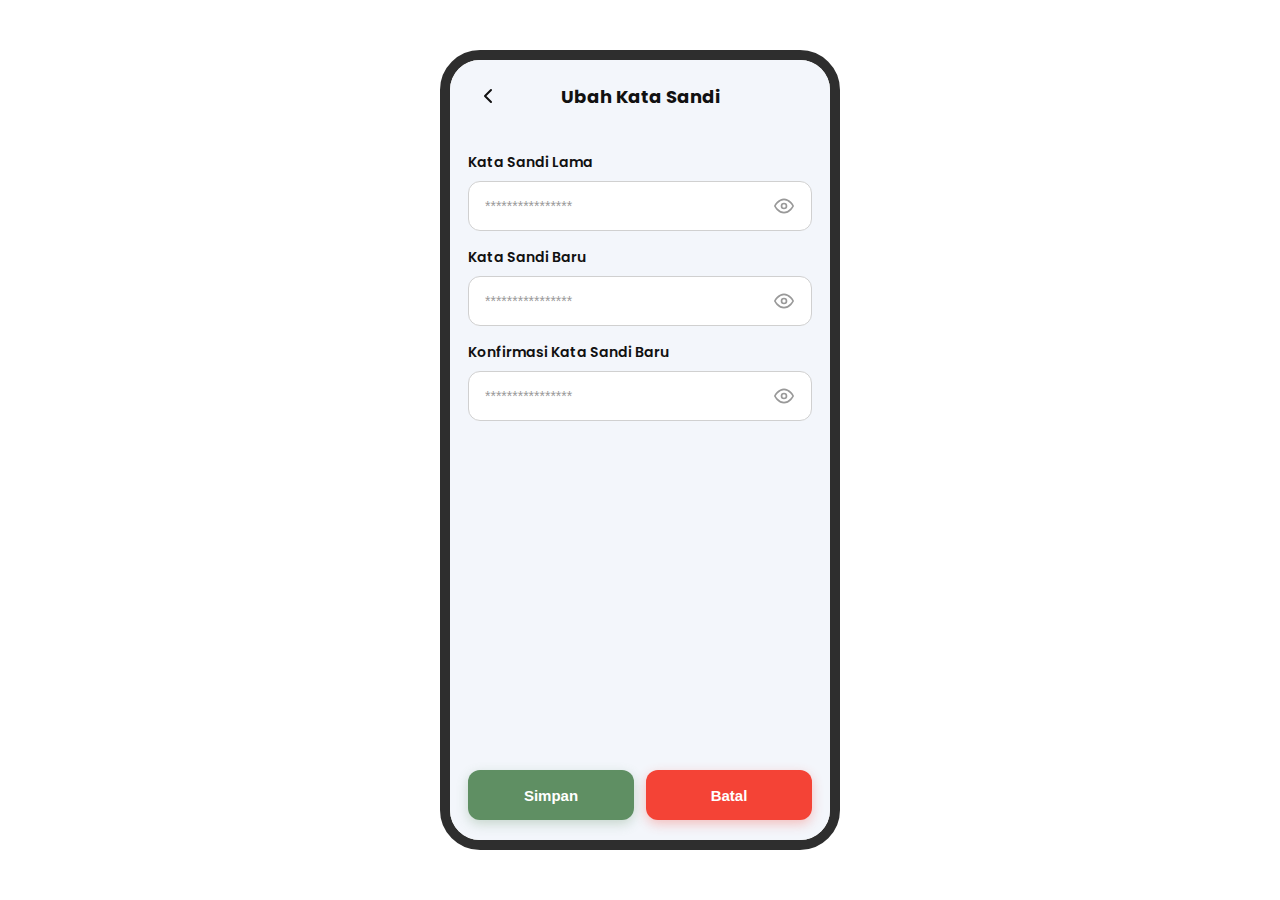
<file: ubahsandi.html>
<!DOCTYPE html>
<html lang="id">

<head>
    <meta charset="UTF-8" />
    <meta name="viewport" content="width=device-width, initial-scale=1.0" />
    <link rel="icon" type="image/png" href="./image/logo.png" />
    <link rel="stylesheet" href="./css/styles.css" />
    <title>SIKAPMU</title>
</head>

<body>
    <div class="wrapper">
        <section class="ubahsandi-page">

            <!-- Header -->
            <div class="ubahsandi-header">
                <button class="btn-back-header" onclick="window.location.href='profile.html'">
                    <svg width="24" height="24" viewBox="0 0 24 24" fill="none">
                        <path d="M15 18l-6-6 6-6" stroke="#111" stroke-width="2" stroke-linecap="round"
                            stroke-linejoin="round" />
                    </svg>
                </button>
                <h1 class="ubahsandi-title">Ubah Kata Sandi</h1>
                <div class="header-spacer"></div>
            </div>

            <!-- Content -->
            <div class="ubahsandi-content">

                <!-- Form -->
                <div class="ubahsandi-form">

                    <!-- Kata Sandi Lama -->
                    <div class="form-group">
                        <label class="form-label">Kata Sandi Lama</label>
                        <div class="password-input-wrapper">
                            <input type="password" class="form-input" id="passwordLama" placeholder="****************">
                            <button class="btn-toggle-password" type="button"
                                onclick="togglePassword('passwordLama', 'iconLama')">
                                <svg width="20" height="20" viewBox="0 0 24 24" fill="none" id="iconLama">
                                    <path d="M1 12s4-8 11-8 11 8 11 8-4 8-11 8-11-8-11-8z" stroke="#999"
                                        stroke-width="2" stroke-linecap="round" stroke-linejoin="round" />
                                    <circle cx="12" cy="12" r="3" stroke="#999" stroke-width="2" />
                                </svg>
                            </button>
                        </div>
                    </div>

                    <!-- Kata Sandi Baru -->
                    <div class="form-group">
                        <label class="form-label">Kata Sandi Baru</label>
                        <div class="password-input-wrapper">
                            <input type="password" class="form-input" id="passwordBaru" placeholder="****************">
                            <button class="btn-toggle-password" type="button"
                                onclick="togglePassword('passwordBaru', 'iconBaru')">
                                <svg width="20" height="20" viewBox="0 0 24 24" fill="none" id="iconBaru">
                                    <path d="M1 12s4-8 11-8 11 8 11 8-4 8-11 8-11-8-11-8z" stroke="#999"
                                        stroke-width="2" stroke-linecap="round" stroke-linejoin="round" />
                                    <circle cx="12" cy="12" r="3" stroke="#999" stroke-width="2" />
                                </svg>
                            </button>
                        </div>
                    </div>

                    <!-- Konfirmasi Kata Sandi Baru -->
                    <div class="form-group">
                        <label class="form-label">Konfirmasi Kata Sandi Baru</label>
                        <div class="password-input-wrapper">
                            <input type="password" class="form-input" id="passwordKonfirmasi"
                                placeholder="****************">
                            <button class="btn-toggle-password" type="button"
                                onclick="togglePassword('passwordKonfirmasi', 'iconKonfirmasi')">
                                <svg width="20" height="20" viewBox="0 0 24 24" fill="none" id="iconKonfirmasi">
                                    <path d="M1 12s4-8 11-8 11 8 11 8-4 8-11 8-11-8-11-8z" stroke="#999"
                                        stroke-width="2" stroke-linecap="round" stroke-linejoin="round" />
                                    <circle cx="12" cy="12" r="3" stroke="#999" stroke-width="2" />
                                </svg>
                            </button>
                        </div>
                    </div>

                </div>

                <!-- Action Buttons -->
                <div class="ubahsandi-actions">
                    <button class="btn-simpan">Simpan</button>
                    <button class="btn-batal" onclick="window.location.href='profile.html'">Batal</button>
                </div>

            </div>

        </section>
    </div>

    <script src="./js/main.js"></script>
    <script>
        function togglePassword(inputId, iconId) {
            const input = document.getElementById(inputId);
            const icon = document.getElementById(iconId);

            if (input.type === 'password') {
                input.type = 'text';
                icon.innerHTML = `
                    <path d="M17.94 17.94A10.07 10.07 0 0 1 12 20c-7 0-11-8-11-8a18.45 18.45 0 0 1 5.06-5.94M9.9 4.24A9.12 9.12 0 0 1 12 4c7 0 11 8 11 8a18.5 18.5 0 0 1-2.16 3.19m-6.72-1.07a3 3 0 1 1-4.24-4.24" stroke="#999" stroke-width="2" stroke-linecap="round" stroke-linejoin="round"/>
                    <line x1="1" y1="1" x2="23" y2="23" stroke="#999" stroke-width="2" stroke-linecap="round"/>
                `;
            } else {
                input.type = 'password';
                icon.innerHTML = `
                    <path d="M1 12s4-8 11-8 11 8 11 8-4 8-11 8-11-8-11-8z" stroke="#999" stroke-width="2" stroke-linecap="round" stroke-linejoin="round"/>
                    <circle cx="12" cy="12" r="3" stroke="#999" stroke-width="2"/>
                `;
            }
        }
    </script>
</body>

</html>
</file>
<file: css/styles.css>
@import url("https://fonts.googleapis.com/css2?family=Poppins:ital,wght@0,100;0,200;0,300;0,400;0,500;0,600;0,700;0,800;0,900;1,100;1,200;1,300;1,400;1,500;1,600;1,700;1,800;1,900&display=swap");

/* =========================
   ROOT VARIABLES
   ========================= */
:root {
  --green-700: #5f8f63;
  --green-600: #6aa06e;
  --green-300: #cfe0c6;
  --bg: #fbfbf5;
  --text: #2e2e2e;
}

/* =========================
   GLOBAL RESET
   ========================= */
* {
  margin: 0;
  padding: 0;
  box-sizing: border-box;
}

::-webkit-scrollbar {
  width: 0;
}

html {
  width: 100%;
  height: 100%;
  overflow: hidden; /* ← TAMBAHKAN INI */
  position: fixed; /* ← TAMBAHKAN INI */
}

body {
  width: 100%;
  height: 100%;
  min-height: 100vh;
  min-height: -webkit-fill-available; /* ← TAMBAHKAN INI untuk iOS */
  color: var(--text);
  display: flex;
  align-items: center;
  justify-content: center;
  background-color: #fff;
  font-family: "Poppins", sans-serif;
  overflow: hidden; /* ← TAMBAHKAN INI */
  position: fixed; /* ← TAMBAHKAN INI */
}

/* =========================
   WRAPPER (PHONE FRAME)
   ========================= */
.wrapper {
  position: relative;
  height: 100vh;
  height: -webkit-fill-available; /* ← TAMBAHKAN INI untuk iOS */
  width: 100%;
  max-width: 100vw; /* ← TAMBAHKAN INI */
  overflow: hidden;
  background: var(--bg);
}

/* =========================
   SCREEN BASE
   ========================= */
.screen {
  position: absolute;
  inset: 0;
  overflow: hidden;
  background: var(--bg);
  opacity: 0;
  transform: translateY(18px);
  pointer-events: none;
  transition:
    opacity 800ms ease-out,
    transform 800ms ease-out;
}

.screen.is-active {
  opacity: 1;
  transform: translateY(0);
  pointer-events: auto;
}

.pattern-bg {
  position: absolute;
  inset: 0;
  z-index: 1;
  background: url("../image/background.png") center/cover no-repeat;
}

/* =========================
   SPLASH SCREEN
   ========================= */
.splash-center {
  position: relative;
  z-index: 2;
  height: 100%;
  display: flex;
  flex-direction: column;
  justify-content: center;
  align-items: center;
  gap: 14px;
  padding: 24px;
  text-align: center;
}

.logo {
  width: 90%;
  max-width: 170px;
  height: auto;
  display: block;
  margin: 0 auto;
}

.brand {
  font-size: clamp(28px, 7vw, 40px);
  letter-spacing: 2px;
  font-weight: 800;
  color: var(--green-700);
  display: flex;
  align-items: center;
  justify-content: center;
  gap: 6px;
  flex-wrap: wrap;
  width: 100%;
}

.brand-mu {
  display: inline-block;
  padding: 2px 8px;
  border-radius: 6px;
  background: var(--green-700);
  color: #fff;
  line-height: 1.05;
}

.brand-sub {
  font-size: clamp(11px, 2.5vw, 14px);
  color: var(--green-600);
  font-weight: 600;
  margin-top: -6px;
  width: 100%;
  text-align: center;
}

.version {
  position: absolute;
  left: 0;
  right: 0;
  bottom: 24px;
  z-index: 2;
  text-align: center;
  font-size: clamp(10px, 2vw, 12px);
  font-weight: 700;
  color: #000;
}

/* =========================
   WELCOME SCREEN
   ========================= */
.welcome-logo-wrap {
  position: absolute;
  left: 50%;
  top: 15%;
  transform: translateX(-50%);
  z-index: 3;
  width: 90%;
  max-width: 280px;
  padding: 0 20px;
}

.logo--welcome {
  width: 100%;
  height: auto;
}

.welcome-card {
  position: absolute;
  left: 0;
  right: 0;
  bottom: 0;
  min-height: 45%;
  max-height: 50%;
  background: #fff;
  z-index: 2;
  border-top-left-radius: 60px;
  border-top-right-radius: 60px;
  display: flex;
  flex-direction: column;
  align-items: center;
  justify-content: center;
  gap: clamp(8px, 2vw, 12px);
  padding: 20px 24px 30px;
}

.welcome-title {
  font-size: clamp(18px, 4.5vw, 24px);
  color: var(--green-700);
  text-align: center;
  line-height: 1.2;
}

.welcome-brand {
  font-weight: 800;
}

.welcome-sub {
  font-size: clamp(13px, 3vw, 16px);
  font-weight: 600;
  color: #111;
  text-align: center;
  margin-top: -2px;
  line-height: 1.3;
}

.btn-primary {
  margin-top: 10px;
  width: 90%;
  max-width: 320px;
  height: clamp(44px, 10vw, 48px);
  border: 0;
  border-radius: 8px;
  background: var(--green-700);
  color: #fff;
  font-weight: 700;
  font-size: clamp(13px, 3vw, 16px);
  cursor: pointer;
}

.btn-primary:active {
  transform: translateY(1px);
}

/* =========================
   LOGIN PAGE
   ========================= */
.login-page {
  position: relative;
  width: 100%;
  height: 100%;
  overflow: hidden;
}

.login-header {
  position: relative;
  z-index: 2;
  width: 100%;
  padding-top: 120px;
  padding-bottom: 100px;
  display: flex;
  flex-direction: column;
  align-items: center;
  justify-content: center;
  gap: 12px;
}

.login-logo {
  width: 95px;
  height: auto;
  flex-shrink: 0;
}

.text-logo {
  width: 200px;
  height: auto;
  flex-shrink: 0;
}

.login-brand-wrap {
  text-align: center;
}

.login-brand-wrap .brand {
  font-size: 54px;
  font-weight: 900;
  line-height: 1.1;
}

.login-brand-wrap .brand-sub {
  margin-top: 6px;
  font-size: 15px;
  font-weight: 600;
  color: #6f6f6f;
}

.login-card {
  position: absolute;
  left: 0;
  right: 0;
  bottom: 0;
  height: auto;
  max-height: calc(100% - 200px);
  background: #fff;
  z-index: 2;
  border-top-left-radius: 50px;
  border-top-right-radius: 50px;
  display: flex;
  flex-direction: column;
  align-items: center;
  justify-content: flex-start;
  gap: clamp(10px, 2vh, 14px);
  padding: clamp(24px, 4vh, 32px) 24px 100px;
  overflow-y: auto;
}

.login-title {
  position: relative;
  z-index: 3;
  font-size: clamp(28px, 7vw, 42px);
  font-weight: 700;
  color: var(--green-700);
  text-align: center;
  line-height: 1.1;
  margin-bottom: 4px;
  flex-shrink: 0;
}

.login-form {
  position: relative;
  z-index: 3;
  width: 100%;
  display: flex;
  flex-direction: column;
  align-items: center;
  gap: clamp(12px, 2.5vh, 16px);
}

.input-box {
  position: relative;
  width: 90%;
  max-width: 520px;
  height: clamp(54px, 11vw, 64px);
  border: 2px solid #1f1f1f;
  border-radius: 12px;
  background: #fff;
  display: flex;
  align-items: center;
  gap: 10px;
  padding: 0 14px;
}

.input-icon {
  width: clamp(34px, 7vw, 40px);
  display: grid;
  place-items: center;
  color: var(--green-700);
  flex-shrink: 0;
}

.input-box input {
  flex: 1;
  border: none;
  outline: none;
  background: transparent;
  font-size: clamp(14px, 3.5vw, 18px);
  color: #2e2e2e;
  width: 100%;
}

.input-box input::placeholder {
  color: #9a9a9a;
}

#eyeicon {
  width: 24px;
  height: 24px;
  cursor: pointer;
}

.btn-login {
  width: 90%;
  max-width: 520px;
  height: clamp(52px, 11vw, 60px);
  border-radius: 12px;
  font-size: clamp(14px, 3vw, 16px);
}

.btn-back {
  position: absolute;
  left: 50%;
  bottom: 20px;
  transform: translateX(-50%);
  width: 41px;
  height: 41px;
  border-radius: 50%;
  border: none;
  background: var(--green-700);
  display: grid;
  place-items: center;
  cursor: pointer;
  z-index: 10;
  box-shadow: 0 4px 12px rgba(0, 0, 0, 0.2);
}

.btn-back svg {
  pointer-events: none;
}
/* =========================
   HOME PAGE
   ========================= */
.home-page {
  position: relative;
  width: 100%;
  height: 100%;
  background: #f3f6fb;
}

.home-scroll {
  height: 100%;
  overflow-y: auto;
  padding: 18px 18px 100px;
}

.home-top {
  display: flex;
  align-items: flex-start;
  justify-content: space-between;
  gap: 16px;
  margin-bottom: 12px;
}

.home-hello {
  font-size: 28px;
  font-weight: 700;
  color: #111;
  margin-bottom: 2px;
}

.home-sub {
  font-size: 12px;
  font-weight: 600;
  color: #111;
  margin-top: 2px;
}

.home-last {
  font-size: 13px;
  font-weight: 600;
  color: #0f8b1f;
  margin-top: 2px;
  line-height: 1.1;
}

.home-bottom-space {
  height: 0;
}

/* =========================
   NOTIFICATION DROPDOWN
   ========================= */
.notif-container {
  position: relative;
  display: inline-block;
}

.notif-btn {
  position: relative;
  border: none;
  background: transparent;
  cursor: pointer;
  padding: 6px;
  margin-top: 10px;
}

.notif-btn svg {
  display: block;
}

.badge {
  position: absolute;
  top: 5px;
  right: 5px;
  background: #ff0000;
  color: white;
  border-radius: 50%;
  width: 18px;
  height: 18px;
  display: flex;
  align-items: center;
  justify-content: center;
  font-size: 11px;
  font-weight: bold;
}

.notif-dropdown {
  position: absolute;
  top: calc(100% + 10px);
  right: 0;
  background: white;
  border-radius: 16px;
  box-shadow: 0 4px 20px rgba(0, 0, 0, 0.15);
  width: 300px;
  max-height: 400px;
  overflow-y: auto;
  display: none;
  z-index: 1000;
}

.notif-dropdown.show {
  display: block;
}

.notif-dropdown::before {
  content: "";
  position: absolute;
  top: -8px;
  right: 20px;
  width: 0;
  height: 0;
  border-left: 8px solid transparent;
  border-right: 8px solid transparent;
  border-bottom: 8px solid white;
}

.notif-header {
  padding: 16px 20px;
  border-bottom: 1px solid #f0f0f0;
  display: flex;
  justify-content: space-between;
  align-items: center;
}

.notif-header h3 {
  margin: 0;
  font-size: 16px;
  font-weight: 600;
  color: #111;
}

.notif-count {
  background: #ff0000;
  color: white;
  padding: 2px 8px;
  border-radius: 12px;
  font-size: 12px;
  font-weight: 600;
}

.notif-list {
  list-style: none;
  padding: 0;
  margin: 0;
}

.notif-item {
  padding: 16px 20px;
  border-bottom: 1px solid #f0f0f0;
  display: flex;
  justify-content: space-between;
  align-items: center;
  transition: background 0.2s;
  cursor: pointer;
}

.notif-item:hover {
  background: #f8f8f8;
}

.notif-item:last-child {
  border-bottom: none;
}

.notif-title {
  font-size: 14px;
  color: #111;
  font-weight: 500;
  margin: 0;
}

.notif-badge {
  background: #ff0000;
  color: white;
  padding: 4px 10px;
  border-radius: 12px;
  font-size: 13px;
  font-weight: 600;
}

.notif-empty {
  padding: 40px 20px;
  text-align: center;
  color: #999;
}

.notif-empty p {
  margin: 0;
  font-size: 14px;
}

.badge[style*="display: none"] {
  display: none !important;
}

/* =========================
   POINTS CARD
   ========================= */
.points-card {
  margin: 12px 0 14px;
  border-radius: 28px;
  padding: 14px 16px 16px;
  background: linear-gradient(90deg, #7fe27c, #0a8d0a);
  color: #fff;
  box-shadow: 0 8px 18px rgba(0, 0, 0, 0.08);
}

.points-top {
  display: flex;
  align-items: center;
  gap: 12px;
}

.avatar {
  width: 56px;
  height: 56px;
  border-radius: 50%;
  background: rgba(255, 255, 255, 0.35);
  display: grid;
  place-items: center;
  overflow: hidden;
}

.avatar img {
  width: 100%;
  height: 100%;
  object-fit: cover;
}

.points-user .points-name {
  font-size: 16px;
  font-weight: 600;
  line-height: 1.1;
}

.points-user .points-class {
  font-size: 13px;
  font-weight: 500;
  opacity: 0.95;
}

.points-mid {
  margin-top: 12px;
  text-align: center;
}

.points-label {
  font-size: 18px;
  font-weight: 600;
}

.points-value {
  font-size: 90px;
  font-weight: 700;
  line-height: 1;
  margin: 8px 0 10px;
}

.points-btn {
  border: none;
  background: rgba(255, 255, 255, 0.28);
  color: #fff;
  font-weight: 600;
  font-size: 10px;
  padding: 10px 26px;
  border-radius: 999px;
  cursor: pointer;
}

/* =========================
   SECTION TITLE
   ========================= */
.section-title {
  font-size: 20px;
  font-weight: 700;
  color: #111;
  margin: 4px 0 10px;
}

/* =========================
   SCHEDULE CARD
   ========================= */
.schedule-card {
  background: #fff;
  border-radius: 16px;
  padding: 10px 12px;
  box-shadow: 0 8px 16px rgba(0, 0, 0, 0.09);
  margin-bottom: 12px;
  width: 100%;
  height: 118px;
  box-sizing: border-box;
}

.schedule-head {
  display: flex;
  justify-content: space-between;
  align-items: baseline;
  gap: 8px;
  margin-bottom: 8px;
}

.schedule-date {
  font-size: 16px;
  color: #111;
}

.schedule-time {
  font-size: 16px;
  font-weight: 800;
  color: #1aa300;
  white-space: nowrap;
}

.schedule-actions {
  display: grid;
  grid-template-columns: 1fr 1fr;
  gap: 8px;
  width: 100%;
}

.act-card {
  width: 100%;
  height: 52px;
  border: none;
  background: #f3f3f3;
  border-radius: 12px;
  padding: 8px;
  display: flex;
  align-items: center;
  gap: 8px;
  cursor: pointer;
}

.act-ic {
  width: 41px;
  height: 41px;
  border-radius: 50%;
  background: #dedede;
  display: grid;
  place-items: center;
  flex-shrink: 0;
}

.act-ic svg {
  width: 26px;
  height: 26px;
}

.act-text {
  flex: 1;
  overflow: hidden;
}

.act-text .act-title {
  font-size: 14px;
  font-weight: 700;
  color: #111;
  line-height: 1.1;
}

.act-text .act-sub {
  font-size: 14px;
  font-weight: 600;
  color: #111;
  opacity: 0.7;
  line-height: 1.1;
}

/* =========================
   QUICK MENU
   ========================= */
.quick-menu {
  display: grid;
  grid-template-columns: repeat(3, 1fr);
  gap: 12px;
  margin-top: 8px;
  width: 100%;
}

.menu-tile {
  background: #fff;
  border-radius: 16px;
  width: 100%;
  height: 93px;
  padding: 14px 5px;
  text-decoration: none;
  color: #111;
  text-align: center;
  box-shadow: 0 8px 16px rgba(0, 0, 0, 0.08);
  display: flex;
  flex-direction: column;
  align-items: center;
  justify-content: center;
  gap: 6px;
}

.menu-tile img,
.menu-tile svg {
  width: 46px;
  height: 46px;
  object-fit: contain;
}

.menu-tile div {
  font-size: 13px;
  font-weight: 500;
}

/* =========================
   BOTTOM NAVIGATION
   ========================= */
.bottom-nav {
  position: absolute;
  left: 0;
  right: 0;
  bottom: 0;
  height: 74px;
  background: #fff;
  display: grid;
  grid-template-columns: 1fr auto 1fr;
  align-items: center;
  padding: 0 26px;
  border-top: 1px solid rgba(0, 0, 0, 0.06);
  z-index: 100;
}

.nav-item {
  display: flex;
  flex-direction: column;
  align-items: center;
  text-decoration: none;
  color: #3b3b3b;
  font-weight: 300;
}

.nav-item.active {
  color: #5f8f63;
}

.nav-fab {
  width: 70px;
  height: 70px;
  border-radius: 50%;
  border: 3px solid #fff;
  background: #5f8f63;
  display: grid;
  place-items: center;
  transform: translateY(-22px);
  cursor: pointer;
}

/* =========================
   PROFILE PAGE
   ========================= */
.profile-page {
  position: relative;
  width: 100%;
  height: 100%;
  background: #f3f6fb;
  overflow: hidden;
}

.profile-scroll {
  height: 100%;
  overflow: hidden;
  padding: 18px 18px 90px;
  display: flex;
  flex-direction: column;
}

.profile-header {
  font-size: 16px;
  font-weight: 700;
  color: #111;
  margin-bottom: 16px;
  flex-shrink: 0;
}

.profile-card {
  background: linear-gradient(135deg, #7fe27c, #0a8d0a);
  border-radius: 20px;
  padding: 20px 18px;
  text-align: center;
  color: #fff;
  box-shadow: 0 8px 18px rgba(0, 0, 0, 0.12);
  margin-bottom: 18px;
  flex-shrink: 0;
  width: 100%;
  height: 226px;
}

.profile-avatar-wrap {
  width: 59px;
  height: 59px;
  margin: 0 auto 12px;
  border-radius: 50%;
  background: #fff;
  display: grid;
  place-items: center;
  overflow: hidden;
}

.profile-avatar {
  width: 100%;
  height: 100%;
  object-fit: cover;
}

.profile-id {
  font-size: 13px;
  margin-bottom: 6px;
}

.profile-name {
  font-size: 14px;
  font-weight: 600;
  margin-bottom: 14px;
}

.profile-divider {
  width: 100%;
  height: 1px;
  background: rgba(255, 255, 255, 0.4);
  margin: 14px 0;
}

.profile-actions {
  display: flex;
  gap: 10px;
  justify-content: center;
}

.profile-btn {
  flex: 1;
  max-width: 180px;
  background: rgba(255, 255, 255, 0.9);
  color: #0a8d0a;
  border: none;
  border-radius: 999px;
  padding: 10px 18px;
  font-size: 12px;
  font-weight: 600;
  cursor: pointer;
  transition: background 0.2s;
}

.profile-btn:hover {
  background: #fff;
}

.profile-btn:active {
  transform: scale(0.98);
}

.siswa-title {
  font-size: 16px;
  font-weight: 700;
  color: #111;
  margin-bottom: 10px;
  flex-shrink: 0;
}

.siswa-card {
  background: #fff;
  border: 3px solid #0a8d0a;
  border-radius: 20px;
  padding: 20px 18px;
  margin-bottom: 18px;
  box-shadow: 0 4px 12px rgba(0, 0, 0, 0.08);
  flex-shrink: 0;
  width: 100%;
}

.siswa-name {
  font-size: 20px;
  font-weight: 700;
  color: #111;
  margin-bottom: 10px;
}

.siswa-school {
  font-size: 13px;
  font-weight: 500;
  color: #111;
  margin-bottom: 6px;
}

.siswa-class {
  font-size: 13px;
  font-weight: 500;
  color: #111;
  margin-bottom: 10px;
}

.siswa-status {
  font-size: 15px;
  font-weight: 600;
  color: #111;
}

.btn-logout {
  width: 100%;
  height: 50px;
  background: #e74c3c;
  color: #fff;
  border: none;
  border-radius: 16px;
  font-size: 16px;
  font-weight: 700;
  cursor: pointer;
  display: block;
  margin: 0 auto;
  box-shadow: 0 4px 12px rgba(231, 76, 60, 0.3);
  transition:
    background 0.2s,
    transform 0.1s;
  flex-shrink: 0;
}

.btn-logout:hover {
  background: #c0392b;
}

.btn-logout:active {
  transform: translateY(2px);
}

.profile-bottom-space {
  height: 0;
}

/* =========================
   EDIT PROFILE PAGE
   ========================= */
.editprofile-page{
  position: relative;
  width: 100%;
  height: 100%;
  background: #f3f6fb;
  display: flex;
  flex-direction: column;
  overflow: hidden;
}

.editprofile-header{
  position: relative;
  display: flex;
  align-items: center;
  justify-content: space-between;
  padding: 16px 18px;
  background: transparent;
  flex-shrink: 0;
  z-index: 10;
}

.editprofile-title{
  font-size: 18px;
  font-weight: 700;
  color: #111;
  flex: 1;
  text-align: center;
  margin: 0;
}

.editprofile-content{
  flex: 1;
  overflow-y: auto;
  padding: 20px 18px;
  display: flex;
  flex-direction: column;
  gap: 24px;
}

/* Avatar Section */
.avatar-section{
  display: flex;
  flex-direction: column;
  align-items: center;
  gap: 16px;
  padding-top: 20px;
}

.avatar-circle{
  width: 100px;
  height: 100px;
  border-radius: 50%;
  background: #c8e6c9;
  display: grid;
  place-items: center;
  overflow: hidden;
  box-shadow: 0 2px 8px rgba(0,0,0,0.1);
}

.avatar-circle img{
  width: 100%;
  height: 100%;
  object-fit: cover;
}

.btn-ubah-foto{
  display: inline-block;
  height: 40px;
  padding: 0 28px;
  border-radius: 20px;
  border: none;
  background: #8BC34A;
  color: #111;
  font-size: 13px;
  font-weight: 600;
  cursor: pointer;
  transition: all 0.2s;
  line-height: 40px;
  text-align: center;
}

.btn-ubah-foto:hover{
  background: #9CCC65;
  box-shadow: 0 2px 8px rgba(139, 195, 74, 0.3);
}

.btn-ubah-foto:active{
  transform: scale(0.98);
}

/* Form */
.editprofile-form{
  display: flex;
  flex-direction: column;
  gap: 16px;
}

/* Actions */
.editprofile-actions{
  display: grid;
  grid-template-columns: 1fr 1fr;
  gap: 12px;
  margin-top: auto;
}

.btn-simpan{
  height: 50px;
  border: none;
  border-radius: 12px;
  background: #5f8f63;
  color: #fff;
  font-size: 15px;
  font-weight: 700;
  cursor: pointer;
  box-shadow: 0 4px 12px rgba(95, 143, 99, 0.3);
  transition: all 0.2s;
}

.btn-simpan:hover{
  background: #6aa06e;
}

.btn-simpan:active{
  transform: translateY(1px);
}

/* =========================
   UBAH KATA SANDI PAGE
   ========================= */
.ubahsandi-page{
  position: relative;
  width: 100%;
  height: 100%;
  background: #f3f6fb;
  display: flex;
  flex-direction: column;
  overflow: hidden;
}

.ubahsandi-header{
  position: relative;
  display: flex;
  align-items: center;
  justify-content: space-between;
  padding: 16px 18px;
  background: transparent;
  flex-shrink: 0;
  z-index: 10;
}

.ubahsandi-title{
  font-size: 18px;
  font-weight: 700;
  color: #111;
  flex: 1;
  text-align: center;
  margin: 0;
}

.ubahsandi-content{
  flex: 1;
  overflow-y: auto;
  padding: 20px 18px;
  display: flex;
  flex-direction: column;
  gap: 24px;
}

/* Form */
.ubahsandi-form{
  display: flex;
  flex-direction: column;
  gap: 16px;
}

/* Password Input Wrapper */
.password-input-wrapper{
  position: relative;
  width: 100%;
}

.password-input-wrapper .form-input{
  padding-right: 50px;
}

.btn-toggle-password{
  position: absolute;
  right: 16px;
  top: 50%;
  transform: translateY(-50%);
  width: 24px;
  height: 24px;
  border: none;
  background: transparent;
  cursor: pointer;
  display: grid;
  place-items: center;
  padding: 0;
}

/* Actions */
.ubahsandi-actions{
  display: grid;
  grid-template-columns: 1fr 1fr;
  gap: 12px;
  margin-top: auto;
}

/* =========================
   MASUK PAGE (PRESENSI)
   ========================= */
.masuk-page{
  position: relative;
  width: 100%;
  height: 100%;
  overflow: hidden;
}

/* Map Full Screen - PENTING! */
.masuk-page #map{
  position: absolute !important;
  top: 0 !important;
  left: 0 !important;
  width: 100% !important;
  height: 100% !important;
  z-index: 1 !important;
}

/* Popup Card Mengambang */
.lokasi-popup{
  position: absolute;
  top: 16px;
  left: 50%;
  transform: translateX(-50%);
  z-index: 1000;
  background: #fff;
  border-radius: 16px;
  padding: 16px;
  box-shadow: 0 4px 20px rgba(0,0,0,0.15);
  width: calc(100% - 32px);
  max-width: 380px;
}

.lokasi-title{
  font-size: 18px;
  font-weight: 700;
  color: #111;
  text-align: center;
  margin: 0 0 14px 0;
  letter-spacing: 0.5px;
}

.lokasi-info{
  display: flex;
  flex-direction: column;
  gap: 12px;
  margin-bottom: 14px;
}

.lokasi-item{
  display: flex;
  align-items: flex-start;
  gap: 8px;
}

.lokasi-item svg{
  flex-shrink: 0;
  margin-top: 2px;
  width: 20px;
  height: 20px;
}

.lokasi-text{
  font-size: 11px;
  font-weight: 500;
  color: #333;
  line-height: 1.4;
  margin: 0;
  flex: 1;
}

.lokasi-inline{
  display: flex;
  gap: 6px;
  align-items: center;
}

.lokasi-label{
  font-size: 11px;
  font-weight: 500;
  color: #666;
}

.lokasi-value{
  font-size: 11px;
  font-weight: 600;
  color: #111;
}

/* Button Presensi di Card */
.btn-presensi-masuk{
  width: 100%;
  height: 44px;
  background: #5f8f63;
  color: #fff;
  border: none;
  border-radius: 10px;
  font-size: 14px;
  font-weight: 700;
  cursor: pointer;
  box-shadow: 0 4px 12px rgba(95, 143, 99, 0.3);
  transition: background 0.2s, transform 0.1s;
  letter-spacing: 0.5px;
}

.btn-presensi-masuk:hover{
  background: #6aa06e;
}

.btn-presensi-masuk:active{
  transform: translateY(1px);
}

.btn-presensi-masuk:disabled{
  opacity: 0.5;
  cursor: not-allowed;
}

/* Floating Button Current Location */
.btn-current-location{
  position: absolute;
  right: 20px;
  bottom: 80px;
  z-index: 999;
  width: 50px;
  height: 50px;
  border-radius: 50%;
  border: none;
  background: #5f8f63;
  cursor: pointer;
  display: grid;
  place-items: center;
  box-shadow: 0 4px 16px rgba(0,0,0,0.25);
  transition: background 0.2s, transform 0.1s;
}

.btn-current-location:hover{
  background: #6aa06e;
}

.btn-current-location:active{
  transform: scale(0.95);
}

/* Leaflet Custom Styles */
.leaflet-container{
  width: 100% !important;
  height: 100% !important;
}

.leaflet-control-attribution{
  display: none !important;
}

.leaflet-control-zoom{
  display: none !important;
}

/* User Location Marker dengan Pulse */
.user-marker-container{
  position: relative;
  width: 70px;
  height: 70px;
}

.user-location-pulse{
  position: absolute;
  top: 50%;
  left: 50%;
  transform: translate(-50%, -50%);
  width: 70px;
  height: 70px;
  background: rgba(66, 165, 245, 0.2);
  border: 2px solid rgba(66, 165, 245, 0.5);
  border-radius: 50%;
  animation: pulse 2s infinite;
}

.user-location-dot{
  position: absolute;
  top: 50%;
  left: 50%;
  transform: translate(-50%, -50%);
  width: 14px;
  height: 14px;
  background: #1976D2;
  border: 3px solid #fff;
  border-radius: 50%;
  box-shadow: 0 2px 8px rgba(0,0,0,0.3);
  z-index: 10;
}

@keyframes pulse {
  0% {
    transform: translate(-50%, -50%) scale(0.8);
    opacity: 1;
  }
  100% {
    transform: translate(-50%, -50%) scale(1.3);
    opacity: 0;
  }
}

/* =========================
   FACE RECOGNITION PAGE
   ========================= */
.face-recognition-page{
  position: relative;
  width: 100%;
  height: 100%;
  background: #000;
  overflow: hidden;
}

/* Camera Container */
.camera-container{
  position: relative;
  width: 100%;
  height: 100%;
  display: flex;
  align-items: center;
  justify-content: center;
  background: #000;
}

#video{
  width: 100%;
  height: 100%;
  object-fit: cover;
  transform: scaleX(-1);  /* ← TAMBAHKAN INI untuk mirror/flip horizontal */
  -webkit-transform: scaleX(-1);  /* Safari/Chrome */
}

/* Face Scan Overlay */
.face-scan-overlay{
  position: absolute;
  top: 0;
  left: 0;
  width: 100%;
  height: 100%;
  display: flex;
  flex-direction: column;
  align-items: center;
  justify-content: center;
  pointer-events: none;
  background: rgba(0,0,0,0.3);
}

/* Scan Frame */
.scan-frame{
  position: relative;
  width: 280px;
  height: 380px;
  border-radius: 20px;
}

/* Corner styling */
.corner{
  position: absolute;
  width: 60px;
  height: 60px;
  border: 4px solid #4CAF50;
}

.corner-tl{
  top: 0;
  left: 0;
  border-right: none;
  border-bottom: none;
  border-radius: 20px 0 0 0;
}

.corner-tr{
  top: 0;
  right: 0;
  border-left: none;
  border-bottom: none;
  border-radius: 0 20px 0 0;
}

.corner-bl{
  bottom: 0;
  left: 0;
  border-right: none;
  border-top: none;
  border-radius: 0 0 0 20px;
}

.corner-br{
  bottom: 0;
  right: 0;
  border-left: none;
  border-top: none;
  border-radius: 0 0 20px 0;
}

/* Scanning Line Animation */
.scan-line{
  position: absolute;
  top: 0;
  left: 0;
  width: 100%;
  height: 3px;
  background: linear-gradient(90deg, transparent, #4CAF50, transparent);
  box-shadow: 0 0 10px #4CAF50;
  animation: scan 2s linear infinite;
  opacity: 0;
}

.scan-line.active{
  opacity: 1;
}

@keyframes scan {
  0% {
    top: 0;
  }
  100% {
    top: 100%;
  }
}

/* Instruction Text */
.scan-instruction{
  margin-top: 30px;
  font-size: 15px;
  font-weight: 500;
  color: #fff;
  text-align: center;
  text-shadow: 0 2px 8px rgba(0,0,0,0.8);
  padding: 0 20px;
}

/* Success Popup */
.success-popup{
  position: absolute;
  top: 0;
  left: 0;
  width: 100%;
  height: 100%;
  background: rgba(0,0,0,0.8);
  display: none;
  align-items: center;
  justify-content: center;
  z-index: 1000;
  animation: fadeIn 0.3s ease;
}

.success-popup.show{
  display: flex;
}

@keyframes fadeIn {
  from {
    opacity: 0;
  }
  to {
    opacity: 1;
  }
}

.success-content{
  background: #fff;
  border-radius: 20px;
  padding: 30px 24px;
  width: calc(100% - 48px);
  max-width: 340px;
  text-align: center;
  animation: slideUp 0.4s ease;
}

@keyframes slideUp {
  from {
    transform: translateY(50px);
    opacity: 0;
  }
  to {
    transform: translateY(0);
    opacity: 1;
  }
}

.success-icon{
  margin: 0 auto 20px;
  animation: scaleIn 0.5s ease 0.2s backwards;
}

@keyframes scaleIn {
  from {
    transform: scale(0);
  }
  to {
    transform: scale(1);
  }
}

.success-title{
  font-size: 18px;
  font-weight: 700;
  color: #111;
  margin: 0 0 12px 0;
  letter-spacing: 0.5px;
}

.success-name{
  font-size: 16px;
  font-weight: 600;
  color: #111;
  margin: 0 0 8px 0;
}

.success-time{
  font-size: 13px;
  font-weight: 500;
  color: #4CAF50;
  margin: 0 0 24px 0;
}

.btn-ok{
  width: 100%;
  height: 50px;
  background: #5f8f63;
  color: #fff;
  border: none;
  border-radius: 12px;
  font-size: 16px;
  font-weight: 700;
  cursor: pointer;
  box-shadow: 0 4px 12px rgba(95, 143, 99, 0.3);
  transition: all 0.2s;
}

.btn-ok:hover{
  background: #6aa06e;
}

.btn-ok:active{
  transform: translateY(1px);
}

/* =========================
   RIWAYAT PAGE
   ========================= */
.riwayat-page{
  position: relative;
  width: 100%;
  height: 100%;
  background: #f3f6fb;
  display: flex;
  flex-direction: column;
  overflow: hidden;
}

/* Header - tanpa background putih */
.riwayat-header{
  position: relative;
  display: flex;
  align-items: center;
  justify-content: space-between;
  padding: 16px 18px;
  background: transparent;
  flex-shrink: 0;
  z-index: 10;
}

.btn-back-header{
  width: 40px;
  height: 40px;
  border: none;
  background: transparent;
  cursor: pointer;
  display: grid;
  place-items: center;
  border-radius: 50%;
  transition: background 0.2s;
}

.btn-back-header:hover{
  background: rgba(0,0,0,0.05);
}

.riwayat-title{
  font-size: 18px;
  font-weight: 700;
  color: #111;
  flex: 1;
  text-align: center;
  margin: 0;
}

.header-spacer{
  width: 40px;
}

/* Scrollable Content */
.riwayat-scroll{
  flex: 1;
  overflow-y: auto;
  padding: 0 18px 20px;
}

/* Points Card */
.riwayat-points-card{
  background: linear-gradient(135deg, #7fe27c, #0a8d0a);
  border-radius: 20px;
  padding: 18px 20px;
  display: flex;
  justify-content: space-between;
  align-items: center;
  margin-bottom: 16px;
  box-shadow: 0 4px 12px rgba(0,0,0,.12);
  width: 100%;
  max-width: 100%;
}

.riwayat-points-left{
  display: flex;
  align-items: center;
  gap: 12px;
}

.riwayat-avatar{
  width: 50px;
  height: 50px;
  border-radius: 50%;
  background: rgba(255,255,255,0.3);
  overflow: hidden;
  flex-shrink: 0;
}

.riwayat-avatar img{
  width: 100%;
  height: 100%;
  object-fit: cover;
}

.riwayat-user-info{
  color: #fff;
}

.riwayat-user-name{
  font-size: 15px;
  font-weight: 600;
  line-height: 1.2;
  margin-bottom: 2px;
}

.riwayat-user-class{
  font-size: 13px;
  font-weight: 500;
  opacity: 0.95;
}

.riwayat-points-right{
  text-align: center;
  color: #fff;
}

.riwayat-points-label{
  font-size: 13px;
  font-weight: 500;
  margin-bottom: 4px;
}

.riwayat-points-value{
  font-size: 48px;
  font-weight: 700;
  line-height: 1;
  margin-bottom: 8px;
}

.btn-riwayat-small{
  background: rgba(255,255,255,0.3);
  color: #fff;
  border: none;
  padding: 6px 18px;
  border-radius: 999px;
  font-size: 11px;
  font-weight: 600;
  cursor: pointer;
  transition: background 0.2s;
}

.btn-riwayat-small:hover{
  background: rgba(255,255,255,0.4);
}

/* History List - dengan card putih */
.riwayat-list{
  background: #fff;
  border-radius: 16px;
  padding: 16px 16px 12px;
  box-shadow: 0 2px 8px rgba(0,0,0,.08);
  width: 100%;
  max-width: 100%;
}

.riwayat-item{
  padding: 12px 0;
  display: flex;
  justify-content: space-between;
  align-items: center;
  gap: 16px;
  border-bottom: 1px solid #f0f0f0;
  width: 100%;
}

.riwayat-item:first-child{
  padding-top: 0;
}

.riwayat-item:last-child{
  border-bottom: none;
  padding-bottom: 0;
}

.riwayat-item-left{
  flex: 1;
  min-width: 0;
}

.riwayat-item-title{
  font-size: 14px;
  font-weight: 500;
  color: #111;
  margin: 0 0 4px 0;
  line-height: 1.3;
}

.riwayat-item-date{
  font-size: 12px;
  font-weight: 400;
  color: #666;
  margin: 0;
}

.riwayat-item-points{
  font-size: 20px;
  font-weight: 700;
  flex-shrink: 0;
}

.riwayat-item-points.positive{
  color: #ff0000;
}

.riwayat-item-points.negative{
  color: #111;
}

/* =========================
   TATA TERTIB PAGE
   ========================= */
.tata-tertib-page{
  position: relative;
  width: 100%;
  height: 100%;
  background: #f3f6fb;
  display: flex;
  flex-direction: column;
  overflow: hidden;
}

/* Header */
.tata-tertib-header{
  position: relative;
  display: flex;
  align-items: center;
  justify-content: space-between;
  padding: 16px 18px;
  background: transparent;
  flex-shrink: 0;
  z-index: 10;
}

.tata-tertib-title{
  font-size: 18px;
  font-weight: 700;
  color: #111;
  flex: 1;
  text-align: center;
  margin: 0;
}

/* Scrollable Content */
.tata-tertib-scroll{
  flex: 1;
  overflow-y: auto;
  padding: 0 18px 20px;
}

/* Info Card dengan Dropdown - DIGABUNG */
.tata-tertib-info-card{
  background: #fff;
  border-radius: 16px;
  padding: 16px;
  margin-bottom: 16px;
  box-shadow: 0 2px 8px rgba(0,0,0,.08);
}

.info-card-header{
  display: flex;
  gap: 12px;
  margin-bottom: 12px;
}

.info-card-icon{
  width: 44px;
  height: 44px;
  background: #f5f5f5;
  border-radius: 12px;
  display: grid;
  place-items: center;
  flex-shrink: 0;
}

.info-card-text{
  flex: 1;
}

.info-card-title{
  font-size: 15px;
  font-weight: 600;
  color: #111;
  margin: 0 0 4px 0;
}

.info-card-desc{
  font-size: 12px;
  font-weight: 400;
  color: #666;
  margin: 0;
  line-height: 1.4;
}

/* Dropdown dalam card yang sama */
.dropdown-toggle{
  width: 100%;
  padding: 12px 14px;
  background: #f8f8f8;
  border: none;
  border-radius: 10px;
  display: flex;
  justify-content: space-between;
  align-items: center;
  cursor: pointer;
  font-size: 13px;
  font-weight: 500;
  color: #111;
  transition: background 0.2s;
}

.dropdown-toggle:hover{
  background: #f0f0f0;
}

.dropdown-toggle svg{
  transition: transform 0.3s;
  flex-shrink: 0;
}

.dropdown-toggle svg.rotated{
  transform: rotate(90deg);
}

.dropdown-content{
  max-height: 0;
  overflow: hidden;
  transition: max-height 0.3s ease;
  padding: 0;
}

.dropdown-content.show{
  max-height: 400px;
  padding: 12px 0 0;
}

.dropdown-content p{
  font-size: 13px;
  color: #666;
  margin: 0 0 12px 0;
  line-height: 1.5;
}

.dropdown-content ul{
  margin: 0;
  padding-left: 20px;
}

.dropdown-content li{
  font-size: 13px;
  color: #666;
  margin-bottom: 8px;
  line-height: 1.4;
}

.dropdown-content li:last-child{
  margin-bottom: 0;
}

/* Categories Accordion */
.tata-tertib-categories{
  display: flex;
  flex-direction: column;
  gap: 12px;
}

.category-accordion{
  background: #fff;
  border-radius: 16px;
  overflow: hidden;
  box-shadow: 0 2px 8px rgba(0,0,0,.08);
}

.category-toggle{
  width: 100%;
  padding: 16px;
  background: #fff;
  border: none;
  display: flex;
  align-items: center;
  justify-content: space-between;
  gap: 12px;
  cursor: pointer;
  transition: background 0.2s;
}

.category-toggle:hover{
  background: #f8f8f8;
}

.category-left{
  display: flex;
  align-items: center;
  gap: 12px;
  flex: 1;
}

.category-icon{
  width: 50px;
  height: 50px;
  border-radius: 12px;
  display: grid;
  place-items: center;
  flex-shrink: 0;
}

.category-accordion.ringan .category-icon{
  background: rgba(76, 175, 80, 0.1);
}

.category-accordion.sedang .category-icon{
  background: rgba(255, 193, 7, 0.1);
}

.category-accordion.berat .category-icon{
  background: rgba(244, 67, 54, 0.1);
}

.category-text{
  text-align: left;
  flex: 1;
}

.category-title{
  font-size: 15px;
  font-weight: 600;
  color: #111;
  margin: 0 0 4px 0;
}

.category-subtitle{
  font-size: 12px;
  font-weight: 400;
  color: #666;
  margin: 0;
}

.category-arrow{
  flex-shrink: 0;
  transition: transform 0.3s;
}

.category-arrow.rotated{
  transform: rotate(90deg);
}

/* Category Content - Dropdown */
.category-content{
  max-height: 0;
  overflow: hidden;
  transition: max-height 0.3s ease;
  background: #f8f8f8;
}

.category-content.show{
  max-height: 600px;
}

/* Pelanggaran List */
.pelanggaran-list{
  padding: 12px 16px 16px;
}

.pelanggaran-item{
  display: flex;
  justify-content: space-between;
  align-items: center;
  padding: 12px 0;
  border-bottom: 1px solid #e8e8e8;
}

.pelanggaran-item:last-child{
  border-bottom: none;
  padding-bottom: 0;
}

.pelanggaran-text{
  font-size: 13px;
  font-weight: 500;
  color: #111;
  flex: 1;
}

.pelanggaran-poin{
  font-size: 14px;
  font-weight: 700;
  color: #F44336;
  flex-shrink: 0;
}

/* =========================
   KEHADIRAN PAGE
   ========================= */
.kehadiran-page{
  position: relative;
  width: 100%;
  height: 100%;
  background: #f3f6fb;
  display: flex;
  flex-direction: column;
  overflow: hidden;
}

/* Header */
.kehadiran-header{
  position: relative;
  display: flex;
  align-items: center;
  justify-content: space-between;
  padding: 12px 18px;
  background: transparent;
  flex-shrink: 0;
  z-index: 10;
}

.kehadiran-title{
  font-size: 18px;
  font-weight: 700;
  color: #111;
  flex: 1;
  text-align: center;
  margin: 0;
}

/* Scrollable Content */
.kehadiran-scroll{
  flex: 1;
  overflow-y: auto;
  padding: 0 18px 12px;
  display: flex;
  flex-direction: column;
  gap: 12px;
}

/* Chart Card - DIPERKECIL */
.kehadiran-chart-card{
  background: #fff;
  border-radius: 16px;
  padding: 14px;
  box-shadow: 0 2px 8px rgba(0,0,0,.08);
  width: 100%;
  max-width: 100%;
  flex-shrink: 0;
}

/* Month Selector */
.month-selector{
  display: flex;
  align-items: center;
  justify-content: center;
  gap: 12px;
  margin-bottom: 10px;
}

.month-nav{
  width: 28px;
  height: 28px;
  border: none;
  background: transparent;
  cursor: pointer;
  display: grid;
  place-items: center;
  border-radius: 50%;
  transition: background 0.2s;
  flex-shrink: 0;
}

.month-nav:hover{
  background: #f0f0f0;
}

.month-nav svg{
  width: 18px;
  height: 18px;
}

.month-text{
  font-size: 14px;
  font-weight: 600;
  color: #111;
}

/* Status Badges - LEBIH KECIL */
.status-badges{
  display: grid;
  grid-template-columns: repeat(3, 1fr);
  gap: 5px;
  margin-bottom: 10px;
  width: 100%;
}

.badge-item{
  padding: 6px 4px;
  border-radius: 8px;
  text-align: center;
  display: flex;
  flex-direction: column;
  gap: 1px;
  min-width: 0;
}

.badge-item.hadir{
  background: #4CAF50;
}

.badge-item.sakit{
  background: #FFC107;
}

.badge-item.izin{
  background: #2196F3;
}

.badge-item.terlambat{
  background: #FF9800;
}

.badge-item.pulang-awal{
  background: #8BC34A;
}

.badge-item.alpa{
  background: #F44336;
}

.badge-label{
  font-size: 8px;
  font-weight: 600;
  color: #fff;
  line-height: 1.1;
}

.badge-value{
  font-size: 18px;
  font-weight: 700;
  color: #fff;
  line-height: 1;
}

/* Chart Container - LEBIH BESAR */
.chart-container{
  position: relative;
  width: 100%;
  max-width: 140px;
  margin: 0 auto 12px;
  aspect-ratio: 1;
}

/* Legend - LEBIH COMPACT */
.chart-legend{
  display: flex;
  flex-direction: column;
  gap: 6px;
  width: 100%;
}

.legend-row{
  display: flex;
  justify-content: center;
  gap: 10px;
  flex-wrap: wrap;
}

.legend-item{
  display: flex;
  align-items: center;
  gap: 5px;
}

.legend-dot{
  width: 10px;
  height: 10px;
  border-radius: 50%;
  flex-shrink: 0;
}

.legend-dot.hadir{
  background: #4CAF50;
}

.legend-dot.sakit{
  background: #FFC107;
}

.legend-dot.izin{
  background: #2196F3;
}

.legend-dot.alpa{
  background: #F44336;
}

.legend-dot.terlambat{
  background: #FF9800;
}

.legend-dot.pulang-awal{
  background: #8BC34A;
}

.legend-label{
  font-size: 11px;
  font-weight: 500;
  color: #666;
}

/* Table Card - FIXED HEIGHT */
.kehadiran-table-card{
  background: #fff;
  border-radius: 16px;
  padding: 12px;
  box-shadow: 0 2px 8px rgba(0,0,0,.08);
  width: 100%;
  max-width: 100%;
  flex-shrink: 0;
  display: flex;
  flex-direction: column;
}

.kehadiran-table{
  width: 100%;
  border-collapse: collapse;
  margin-bottom: 10px;
  table-layout: fixed;
}

.kehadiran-table thead{
  background: #f8f8f8;
}

.kehadiran-table th{
  padding: 8px 4px;
  font-size: 9px;
  font-weight: 600;
  color: #666;
  text-align: center;
  border-bottom: 2px solid #e8e8e8;
  line-height: 1.2;
  word-wrap: break-word;
}

.kehadiran-table th:nth-child(1){
  width: 18%;
}

.kehadiran-table th:nth-child(2){
  width: 18%;
}

.kehadiran-table th:nth-child(3){
  width: 13%;
}

.kehadiran-table th:nth-child(4){
  width: 13%;
}

.kehadiran-table th:nth-child(5){
  width: 38%;
}

.kehadiran-table td{
  padding: 11px 5px;
  font-size: 9px;
  font-weight: 400;
  color: #111;
  border-bottom: 1px solid #f0f0f0;
  line-height: 1.4;
  vertical-align: middle;
  white-space: nowrap;
  text-align: center;
}

/* Kolom Keterangan (ke-5) - WRAP TEXT */
.kehadiran-table td:nth-child(5){
  white-space: normal;
  word-wrap: break-word;
}

.kehadiran-table tr:last-child td{
  border-bottom: none;
}

.status-badge{
  display: inline-block;
  padding: 4px 7px;
  border-radius: 5px;
  font-size: 9px;
  font-weight: 600;
  color: #fff;
  white-space: nowrap;
}

.status-badge.hadir{
  background: #4CAF50;
}

.status-badge.sakit{
  background: #FFC107;
}

.status-badge.izin{
  background: #2196F3;
}

.status-badge.alpa{
  background: #F44336;
}

/* Download Button - LEBIH KECIL */
.btn-download{
  width: 100%;
  max-width: 100%;
  height: 40px;
  background: #5f8f63;
  color: #fff;
  border: none;
  border-radius: 10px;
  font-size: 13px;
  font-weight: 700;
  cursor: pointer;
  box-shadow: 0 4px 12px rgba(95, 143, 99, 0.3);
  transition: all 0.2s;
}

.btn-download:hover{
  background: #6aa06e;
}

.btn-download:active{
  transform: translateY(1px);
}

/* =========================
   IZIN PAGE
   ========================= */
.izin-page{
  position: relative;
  width: 100%;
  height: 100%;
  background: #f3f6fb;
  display: flex;
  flex-direction: column;
  overflow: hidden;
}

/* Header */
.izin-header{
  position: relative;
  display: flex;
  align-items: center;
  justify-content: space-between;
  padding: 16px 18px;
  background: transparent;
  flex-shrink: 0;
  z-index: 10;
}

.izin-title{
  font-size: 18px;
  font-weight: 700;
  color: #111;
  flex: 1;
  text-align: center;
  margin: 0;
}

/* Scrollable Content */
.izin-scroll{
  flex: 1;
  overflow-y: auto;
  padding: 0 18px 20px;
}

/* Top Actions */
.izin-top-actions{
  display: flex;
  justify-content: space-between;
  align-items: center;
  margin-bottom: 16px;
}

.izin-section-title{
  font-size: 16px;
  font-weight: 700;
  color: #111;
  margin: 0;
}

.izin-buttons{
  display: flex;
  gap: 8px;
}

.btn-filter{
  width: 44px;
  height: 44px;
  border-radius: 12px;
  border: none;
  background: #5f8f63;
  display: grid;
  place-items: center;
  cursor: pointer;
  box-shadow: 0 2px 8px rgba(95, 143, 99, 0.3);
  transition: all 0.2s;
}

.btn-filter:hover{
  background: #6aa06e;
}

.btn-filter:active{
  transform: translateY(1px);
}

.btn-tambah{
  height: 44px;
  padding: 0 16px;
  border-radius: 12px;
  border: none;
  background: #5f8f63;
  color: #fff;
  font-size: 14px;
  font-weight: 600;
  display: flex;
  align-items: center;
  gap: 6px;
  cursor: pointer;
  box-shadow: 0 2px 8px rgba(95, 143, 99, 0.3);
  transition: all 0.2s;
}

.btn-tambah:hover{
  background: #6aa06e;
}

.btn-tambah:active{
  transform: translateY(1px);
}

/* List Izin */
.izin-list{
  display: flex;
  flex-direction: column;
  gap: 12px;
}

.izin-item{
  background: #fff;
  border-radius: 16px;
  padding: 14px 16px;
  box-shadow: 0 2px 8px rgba(0,0,0,.08);
  display: flex;
  justify-content: space-between;
  gap: 12px;
}

.izin-item-content{
  flex: 1;
  min-width: 0;
}

.izin-item-title{
  font-size: 15px;
  font-weight: 600;
  color: #111;
  margin: 0 0 4px 0;
}

.izin-item-date{
  font-size: 12px;
  font-weight: 400;
  color: #666;
  margin: 0 0 4px 0;
}

.izin-item-keterangan{
  font-size: 12px;
  font-weight: 500;
  color: #111;
  margin: 0;
}

.izin-item-right{
  display: flex;
  flex-direction: column;
  align-items: flex-end;
  justify-content: space-between;
  gap: 8px;
  flex-shrink: 0;
}

.izin-status{
  font-size: 11px;
  font-weight: 600;
  white-space: nowrap;
}

.izin-status.pending{
  color: #FF9800;
}

.izin-status.disetujui{
  color: #4CAF50;
}

.izin-status.ditolak{
  color: #F44336;
}

.izin-actions{
  display: flex;
  gap: 8px;
}

.btn-edit,
.btn-delete{
  width: 36px;
  height: 36px;
  border-radius: 8px;
  border: none;
  background: transparent;
  display: grid;
  place-items: center;
  cursor: pointer;
  transition: background 0.2s;
}

.btn-edit:hover{
  background: rgba(76, 175, 80, 0.1);
}

.btn-delete:hover{
  background: rgba(244, 67, 54, 0.1);
}

.btn-edit:active,
.btn-delete:active{
  transform: scale(0.95);
}

/* Filter Dropdown */
.filter-dropdown{
  position: absolute;
  right: 18px;
  top: 110px;
  background: #fff;
  border-radius: 12px;
  padding: 8px;
  box-shadow: 0 4px 16px rgba(0,0,0,.15);
  display: none;
  flex-direction: column;
  gap: 4px;
  width: 150px;
  z-index: 100;
  animation: slideDown 0.2s ease;
}

.filter-dropdown.show{
  display: flex;
}

@keyframes slideDown {
  from {
    opacity: 0;
    transform: translateY(-10px);
  }
  to {
    opacity: 1;
    transform: translateY(0);
  }
}

.filter-option{
  width: 100%;
  height: 38px;
  border: none;
  border-radius: 8px;
  background: transparent;
  color: #111;
  font-size: 13px;
  font-weight: 500;
  text-align: left;
  padding: 0 12px;
  cursor: pointer;
  transition: background 0.2s;
}

.filter-option:hover{
  background: #f0f0f0;
}

.filter-option.active{
  background: #5f8f63;
  color: #fff;
}

/* =========================
   TAMBAH IZIN PAGE
   ========================= */
.tambahizin-page{
  position: relative;
  width: 100%;
  height: 100%;
  background: #f3f6fb;
  display: flex;
  flex-direction: column;
  overflow: hidden;
}

/* Header */
.tambahizin-header{
  position: relative;
  display: flex;
  align-items: center;
  justify-content: space-between;
  padding: 16px 18px;
  background: transparent;
  flex-shrink: 0;
  z-index: 10;
}

.tambahizin-title{
  font-size: 18px;
  font-weight: 700;
  color: #111;
  flex: 1;
  text-align: center;
  margin: 0;
}

/* Scrollable Content */
.tambahizin-scroll{
  flex: 1;
  overflow-y: auto;
  padding: 0 18px 20px;
  display: flex;
  flex-direction: column;
  gap: 20px;
}

/* Form */
.tambahizin-form{
  display: flex;
  flex-direction: column;
  gap: 16px;
}

.form-group{
  display: flex;
  flex-direction: column;
  gap: 8px;
}

.form-label{
  font-size: 14px;
  font-weight: 600;
  color: #111;
}

/* Input with Icon */
.input-with-icon{
  position: relative;
  width: 100%;
}

.form-input{
  width: 100%;
  height: 50px;
  padding: 0 50px 0 16px;
  border: 1px solid #d0d0d0;
  border-radius: 12px;
  background: #fff;
  font-size: 14px;
  font-weight: 400;
  color: #111;
  outline: none;
  transition: border 0.2s;
}

.form-input::placeholder{
  color: #999;
}

.form-input:focus{
  border-color: #5f8f63;
}

/* Input Date - Native */
.form-input-date{
  color: #111;
  position: relative;
  cursor: pointer;
}

.form-input-date::-webkit-calendar-picker-indicator{
  position: absolute;
  left: 0;
  top: 0;
  width: 100%;
  height: 100%;
  opacity: 0;
  cursor: pointer;
  z-index: 2;
}

/* Untuk HP - pastikan icon tidak blocking */
.input-with-icon .input-icon-right{
  pointer-events: none;
  z-index: 1;
}

/* Style untuk date value yang sudah dipilih */
.form-input-date::-webkit-datetime-edit-text,
.form-input-date::-webkit-datetime-edit-month-field,
.form-input-date::-webkit-datetime-edit-day-field,
.form-input-date::-webkit-datetime-edit-year-field {
  color: #111;
}

/* Placeholder untuk date input */
.form-input-date:invalid {
  color: #999;
}

.form-input-date::before {
  content: attr(placeholder);
  color: #999;
  position: absolute;
  pointer-events: none;
}

.form-input-date:focus::before,
.form-input-date:valid::before {
  display: none;
}

.input-icon-right{
  position: absolute;
  right: 16px;
  top: 50%;
  transform: translateY(-50%);
  pointer-events: none;
  z-index: 1;
}

/* Select */
.select-wrapper{
  position: relative;
  width: 100%;
}

.form-select{
  width: 100%;
  height: 50px;
  padding: 0 50px 0 16px;
  border: 1px solid #d0d0d0;
  border-radius: 12px;
  background: #fff;
  font-size: 14px;
  font-weight: 400;
  color: #999;
  outline: none;
  appearance: none;
  cursor: pointer;
  transition: border 0.2s;
}

.form-select:focus{
  border-color: #5f8f63;
}

.form-select option{
  color: #111;
}

.select-icon{
  position: absolute;
  right: 16px;
  top: 50%;
  transform: translateY(-50%);
  pointer-events: none;
}

/* Textarea */
.form-textarea{
  width: 100%;
  min-height: 120px;
  padding: 14px 16px;
  border: 1px solid #d0d0d0;
  border-radius: 12px;
  background: #fff;
  font-size: 14px;
  font-weight: 400;
  color: #111;
  font-family: "Poppins", sans-serif;
  outline: none;
  resize: vertical;
  transition: border 0.2s;
}

.form-textarea::placeholder{
  color: #999;
}

.form-textarea:focus{
  border-color: #5f8f63;
}

/* File Input - Hidden */
.file-input{
  display: none;
}

/* Button Tambah Bukti - sebagai label */
.btn-tambah-bukti{
  width: fit-content;
  height: 44px;
  padding: 0 20px;
  border: 1px solid #d0d0d0;
  border-radius: 12px;
  background: #fff;
  color: #111;
  font-size: 14px;
  font-weight: 500;
  display: flex;
  align-items: center;
  gap: 8px;
  cursor: pointer;
  transition: all 0.2s;
}

.btn-tambah-bukti:hover{
  background: #f8f8f8;
  border-color: #5f8f63;
}

.btn-tambah-bukti:active{
  transform: scale(0.98);
}

/* File List */
.file-list{
  display: flex;
  flex-direction: column;
  gap: 8px;
  margin-top: 8px;
}

.file-item{
  display: flex;
  align-items: center;
  justify-content: space-between;
  padding: 10px 12px;
  background: #f8f8f8;
  border-radius: 8px;
  border: 1px solid #e0e0e0;
}

.file-item-name{
  font-size: 13px;
  font-weight: 500;
  color: #111;
  flex: 1;
  overflow: hidden;
  text-overflow: ellipsis;
  white-space: nowrap;
  margin-right: 8px;
}

.btn-remove-file{
  width: 24px;
  height: 24px;
  border: none;
  background: transparent;
  cursor: pointer;
  display: grid;
  place-items: center;
  border-radius: 4px;
  transition: background 0.2s;
  flex-shrink: 0;
}

.btn-remove-file:hover{
  background: rgba(244, 67, 54, 0.1);
}

/* Action Buttons */
.tambahizin-actions{
  display: grid;
  grid-template-columns: 1fr 1fr;
  gap: 12px;
  margin-top: auto;
  padding-top: 10px;
}

.btn-kirim{
  height: 50px;
  border: none;
  border-radius: 12px;
  background: #5f8f63;
  color: #fff;
  font-size: 15px;
  font-weight: 700;
  cursor: pointer;
  box-shadow: 0 4px 12px rgba(95, 143, 99, 0.3);
  transition: all 0.2s;
}

.btn-kirim:hover{
  background: #6aa06e;
}

.btn-kirim:active{
  transform: translateY(1px);
}

.btn-batal{
  height: 50px;
  border: none;
  border-radius: 12px;
  background: #F44336;
  color: #fff;
  font-size: 15px;
  font-weight: 700;
  cursor: pointer;
  box-shadow: 0 4px 12px rgba(244, 67, 54, 0.3);
  transition: all 0.2s;
}

.btn-batal:hover{
  background: #E53935;
}

.btn-batal:active{
  transform: translateY(1px);
}
/* =========================
   DESKTOP RESPONSIVE
   ========================= */
@media (min-width: 768px) {
  /* Wrapper jadi mockup HP di tengah layar */
  .wrapper {
    height: 50rem;
    width: 25rem;
    border-radius: 40px;
    border: 10px solid #2e2e2e;
  }

  /* Penyesuaian kecil untuk tampilan desktop */
  .login-card {
    border-top-left-radius: 30px;
    border-top-right-radius: 30px;
  }

  .welcome-card {
    border-top-left-radius: 40px;
    border-top-right-radius: 40px;
  }

  .lokasi-popup{
    left: 50%;
    transform: translateX(-50%);
  }
}
</file>
